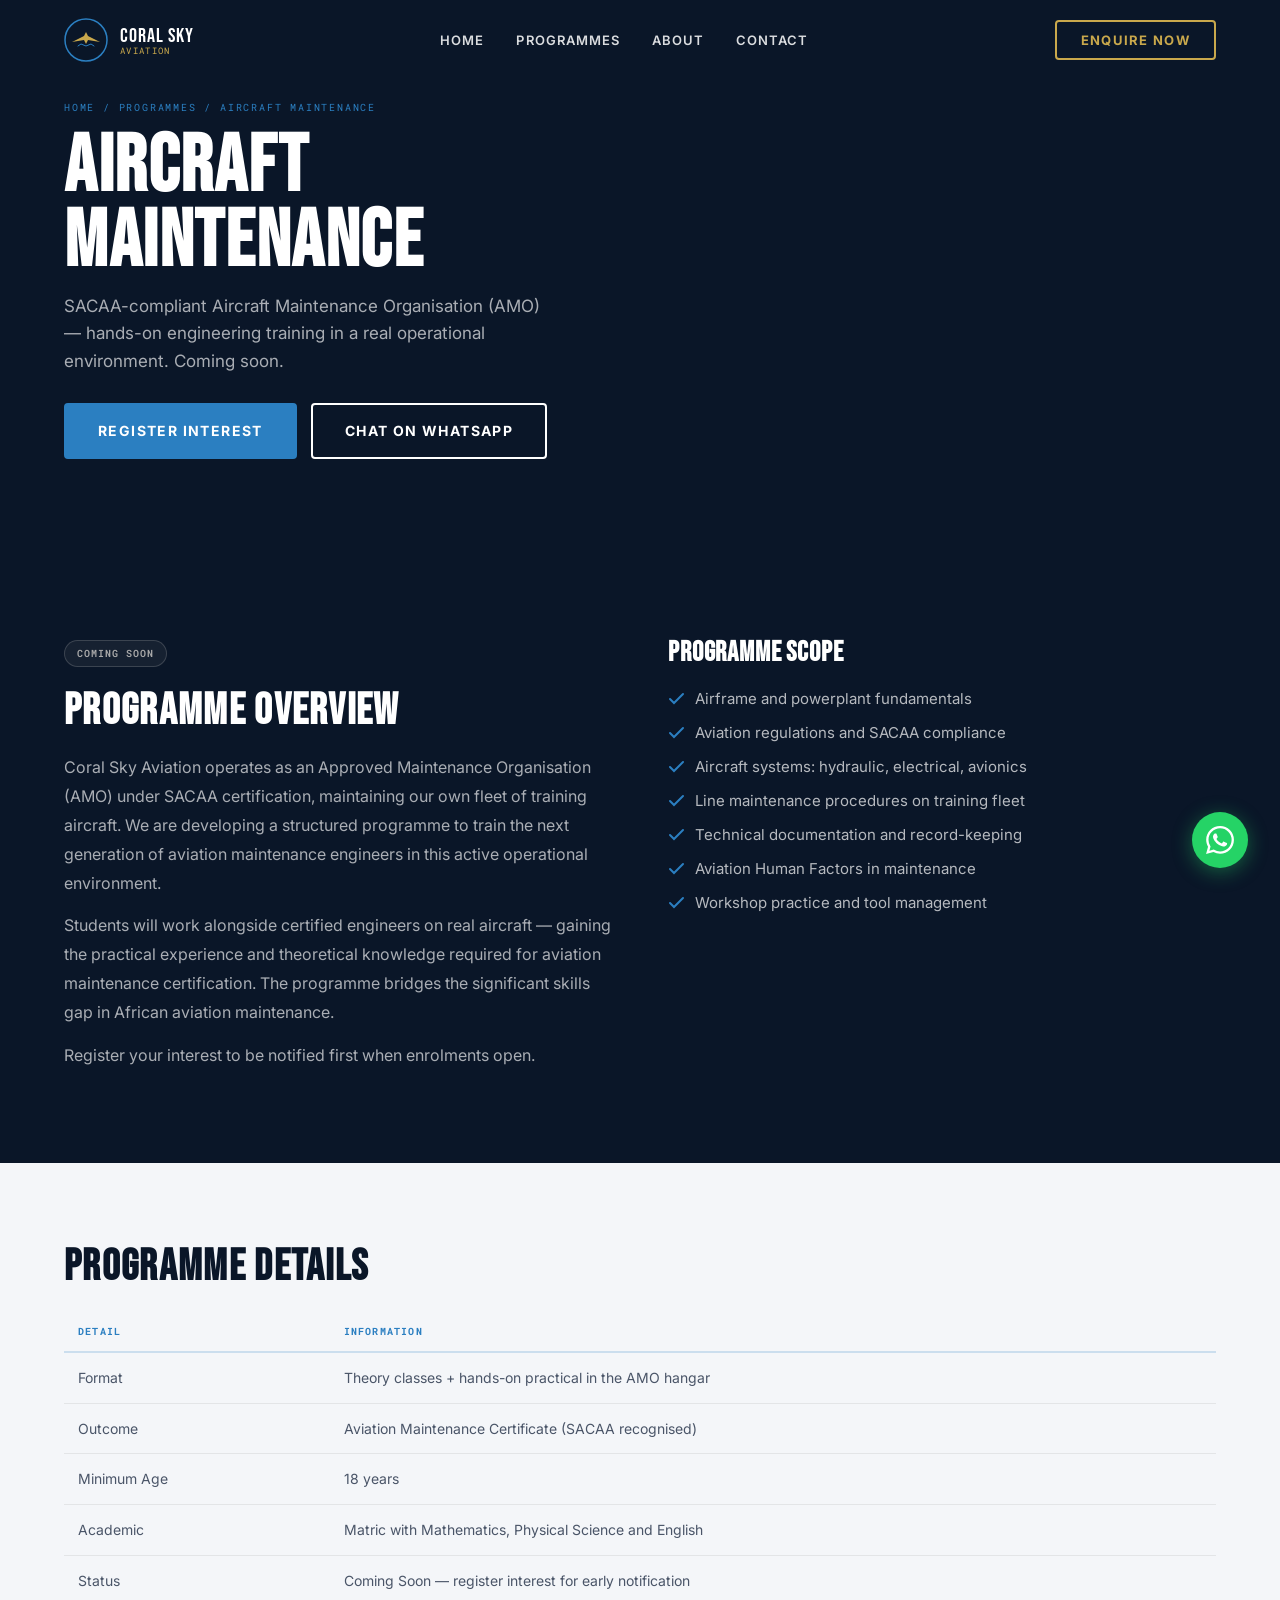
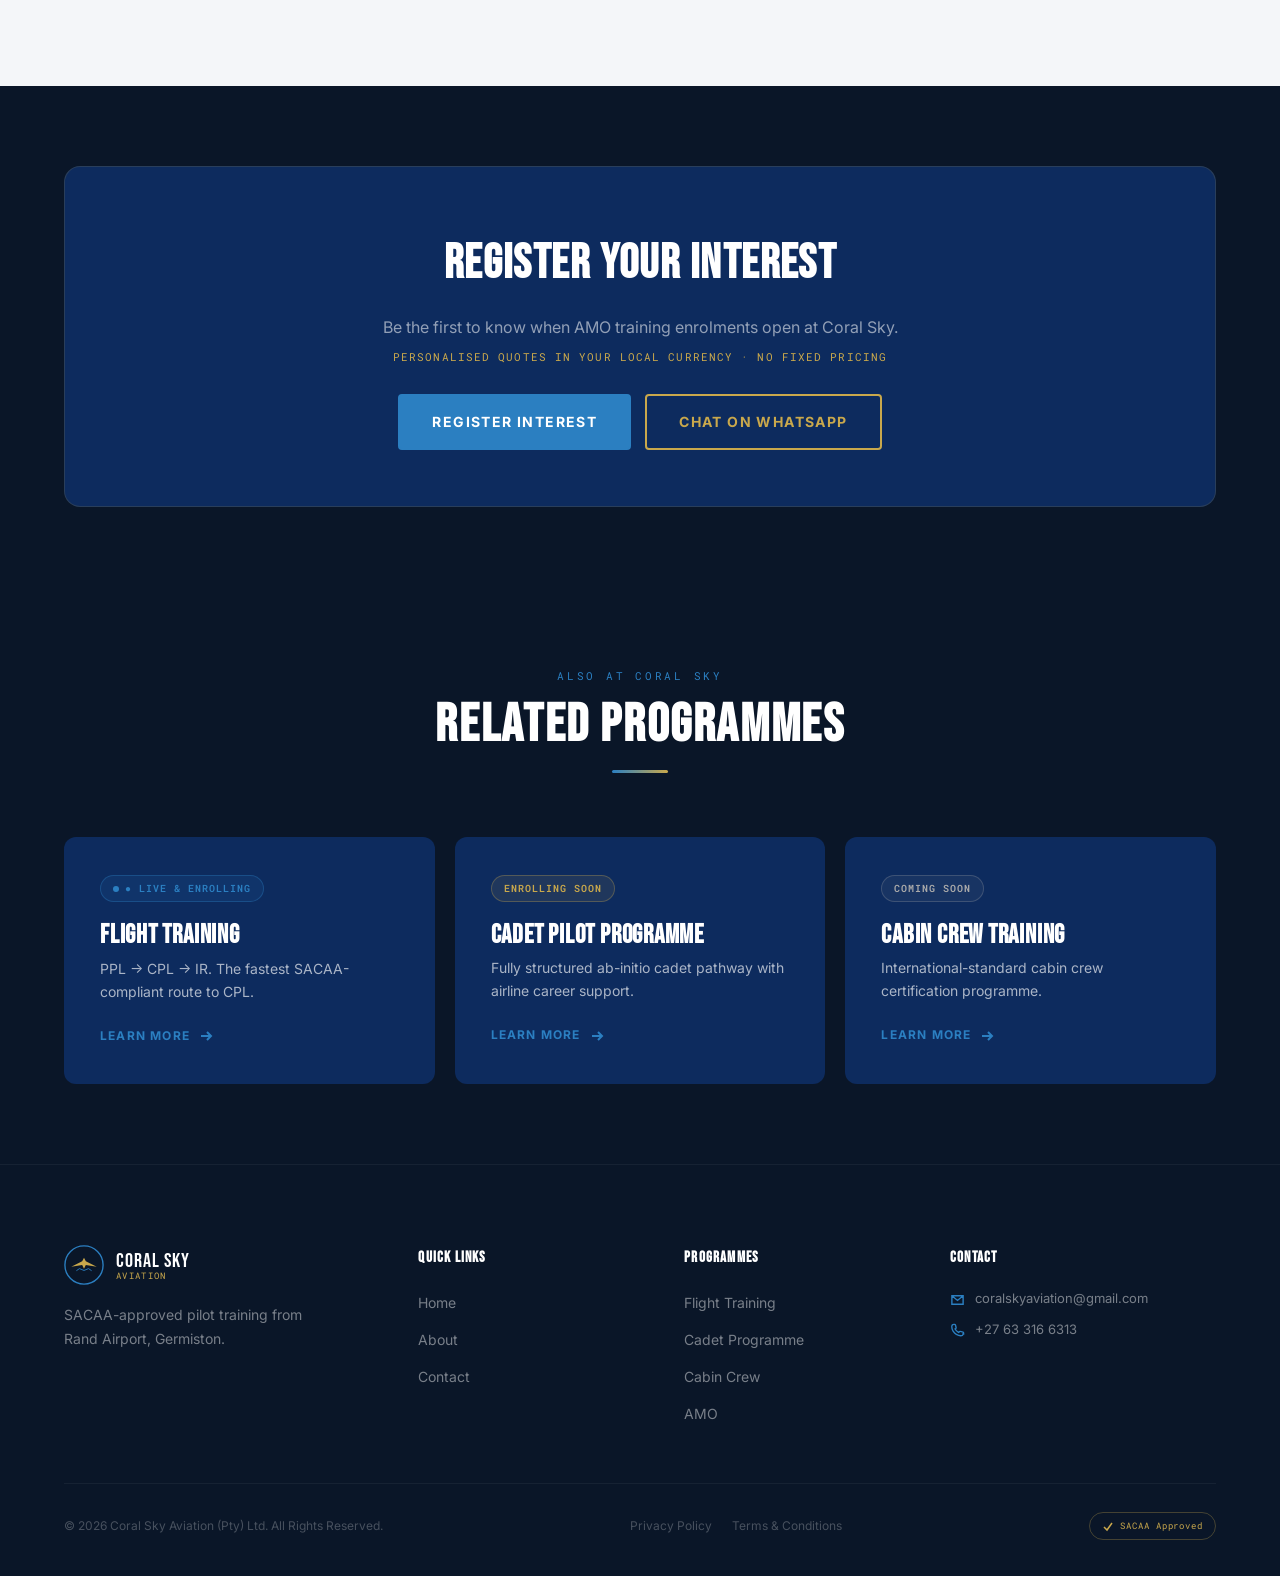
<file: pages/amo.html>
<!DOCTYPE html>
<html lang="en">
<head>
  <meta charset="UTF-8"/>
  <meta name="viewport" content="width=device-width, initial-scale=1.0"/>
  <meta name="description" content="Coral Sky Aviation Aircraft Maintenance Organisation (AMO) — SACAA-compliant maintenance training at Rand Airport. Coming soon."/>
  <title>Aircraft Maintenance — AMO | Coral Sky Aviation</title>
  <link rel="preconnect" href="https://fonts.googleapis.com"/>
  <link rel="preconnect" href="https://fonts.gstatic.com" crossorigin/>
  <link href="https://fonts.googleapis.com/css2?family=Bebas+Neue&family=Inter:wght@400;500;600;700&family=Roboto+Mono:wght@400;600&display=swap" rel="stylesheet"/>
  <link rel="stylesheet" href="../css/main.css"/>
</head>
<body>
<nav class="nav" role="navigation" aria-label="Main navigation">
  <div class="container"><div class="nav-inner">
    <a href="../index.html" class="nav-logo" aria-label="Coral Sky Aviation home"><svg class="nav-logo-svg" viewBox="0 0 44 44" fill="none" aria-hidden="true"><circle cx="22" cy="22" r="21" stroke="#2B7FC1" stroke-width="1.5"/><path d="M8 24 L20 18 L22 14 L24 18 L36 24 L24 22 L22 26 L20 22 Z" fill="#C9A84C"/><path d="M14 28 L17 26 L22 28 L27 26 L30 28" stroke="#2B7FC1" stroke-width="1" stroke-linecap="round"/></svg><div class="nav-logo-text"><span class="brand-name">CORAL SKY</span><span class="brand-sub">Aviation</span></div></a>
    <ul class="nav-links" role="list"><li><a href="../index.html">Home</a></li><li class="has-dropdown"><a href="../index.html#programmes">Programmes</a><ul class="dropdown" role="list"><li><a href="flight-training.html">Flight Training (PPL–CPL–IR)</a></li><li><a href="cadet-programme.html">Cadet Pilot Programme</a></li><li><a href="cabin-crew.html">Cabin Crew Training</a></li><li><a href="amo.html">Aircraft Maintenance (AMO)</a></li></ul></li><li><a href="about.html">About</a></li><li><a href="contact.html">Contact</a></li></ul>
    <div class="nav-cta"><a href="contact.html" class="btn-enquire">Enquire Now</a></div>
    <button class="nav-hamburger" aria-label="Open menu" aria-expanded="false"><span></span><span></span><span></span></button>
  </div></div>
</nav>
<div class="nav-mobile-overlay" role="dialog" aria-label="Mobile navigation">
  <a href="../index.html">Home</a><a href="flight-training.html">Flight Training</a><a href="cadet-programme.html">Cadet Programme</a><a href="cabin-crew.html">Cabin Crew</a><a href="amo.html">Aircraft Maintenance</a><a href="about.html">About Us</a><a href="contact.html">Contact</a>
  <div class="mobile-cta"><a href="contact.html" class="btn btn-primary">Enquire Now</a></div>
</div>

<section class="page-hero" aria-label="Aircraft Maintenance">
  <div class="page-hero-bg" style="background-image: url('https://picsum.photos/seed/amohero/1400/700');" aria-hidden="true"></div>
  <div class="page-hero-overlay" aria-hidden="true"></div>
  <div class="container">
    <div class="page-hero-content">
      <p class="page-hero-breadcrumb">Home / Programmes / Aircraft Maintenance</p>
      <h1 class="page-hero-title">Aircraft<br>Maintenance</h1>
      <p class="page-hero-sub">SACAA-compliant Aircraft Maintenance Organisation (AMO) — hands-on engineering training in a real operational environment. Coming soon.</p>
      <div style="display:flex;gap:14px;flex-wrap:wrap;">
        <a href="contact.html" class="btn btn-primary">Register Interest</a>
        <a href="https://wa.me/27633166313" class="btn btn-ghost" target="_blank" rel="noopener">Chat on WhatsApp</a>
      </div>
    </div>
  </div>
</section>

<section class="content-section bg-dark" aria-labelledby="amo-overview">
  <div class="container">
    <div class="content-grid-2">
      <div data-aos="fade-right">
        <span class="badge badge-coming" style="margin-bottom:20px;display:inline-flex;">Coming Soon</span>
        <h2 class="content-title" id="amo-overview">Programme Overview</h2>
        <p class="content-text">Coral Sky Aviation operates as an Approved Maintenance Organisation (AMO) under SACAA certification, maintaining our own fleet of training aircraft. We are developing a structured programme to train the next generation of aviation maintenance engineers in this active operational environment.</p>
        <p class="content-text">Students will work alongside certified engineers on real aircraft — gaining the practical experience and theoretical knowledge required for aviation maintenance certification. The programme bridges the significant skills gap in African aviation maintenance.</p>
        <p class="content-text">Register your interest to be notified first when enrolments open.</p>
      </div>
      <div data-aos="fade-left" data-aos-delay="100">
        <h3 class="content-title" style="font-size:28px;">Programme Scope</h3>
        <ul class="feature-list">
          <li><svg viewBox="0 0 17 17" fill="none" stroke="currentColor" stroke-width="2" stroke-linecap="round" aria-hidden="true"><path d="M2 9 L6 13 L15 4"/></svg>Airframe and powerplant fundamentals</li>
          <li><svg viewBox="0 0 17 17" fill="none" stroke="currentColor" stroke-width="2" stroke-linecap="round" aria-hidden="true"><path d="M2 9 L6 13 L15 4"/></svg>Aviation regulations and SACAA compliance</li>
          <li><svg viewBox="0 0 17 17" fill="none" stroke="currentColor" stroke-width="2" stroke-linecap="round" aria-hidden="true"><path d="M2 9 L6 13 L15 4"/></svg>Aircraft systems: hydraulic, electrical, avionics</li>
          <li><svg viewBox="0 0 17 17" fill="none" stroke="currentColor" stroke-width="2" stroke-linecap="round" aria-hidden="true"><path d="M2 9 L6 13 L15 4"/></svg>Line maintenance procedures on training fleet</li>
          <li><svg viewBox="0 0 17 17" fill="none" stroke="currentColor" stroke-width="2" stroke-linecap="round" aria-hidden="true"><path d="M2 9 L6 13 L15 4"/></svg>Technical documentation and record-keeping</li>
          <li><svg viewBox="0 0 17 17" fill="none" stroke="currentColor" stroke-width="2" stroke-linecap="round" aria-hidden="true"><path d="M2 9 L6 13 L15 4"/></svg>Aviation Human Factors in maintenance</li>
          <li><svg viewBox="0 0 17 17" fill="none" stroke="currentColor" stroke-width="2" stroke-linecap="round" aria-hidden="true"><path d="M2 9 L6 13 L15 4"/></svg>Workshop practice and tool management</li>
        </ul>
      </div>
    </div>
  </div>
</section>

<section class="content-section bg-light" aria-labelledby="amo-details">
  <div class="container">
    <h2 class="content-title dark" id="amo-details" style="margin-bottom:8px;">Programme Details</h2>
    <table class="info-table light" role="table">
      <thead><tr><th scope="col">Detail</th><th scope="col">Information</th></tr></thead>
      <tbody>
        <tr><td>Format</td><td>Theory classes + hands-on practical in the AMO hangar</td></tr>
        <tr><td>Outcome</td><td>Aviation Maintenance Certificate (SACAA recognised)</td></tr>
        <tr><td>Minimum Age</td><td>18 years</td></tr>
        <tr><td>Academic</td><td>Matric with Mathematics, Physical Science and English</td></tr>
        <tr><td>Status</td><td>Coming Soon — register interest for early notification</td></tr>
      </tbody>
    </table>
  </div>
</section>

<section class="content-section bg-dark">
  <div class="container">
    <div class="cta-block" data-aos>
      <h2 class="cta-block-title">Register Your Interest</h2>
      <p class="cta-block-sub">Be the first to know when AMO training enrolments open at Coral Sky.</p>
      <p class="cta-block-price-note">Personalised quotes in your local currency · No fixed pricing</p>
      <div class="cta-block-actions">
        <a href="contact.html" class="btn btn-primary">Register Interest</a>
        <a href="https://wa.me/27633166313" class="btn btn-gold" target="_blank" rel="noopener">Chat on WhatsApp</a>
      </div>
    </div>
  </div>
</section>

<section class="related-strip">
  <div class="container">
    <div class="section-header" data-aos><span class="section-eyebrow">Also at Coral Sky</span><h2 class="section-title">Related Programmes</h2><div class="section-title-divider"></div></div>
    <div class="related-grid">
      <article class="programme-card" data-aos data-aos-delay="100"><span class="badge badge-live">● Live &amp; Enrolling</span><h3 class="programme-card-title">Flight Training</h3><p class="programme-card-desc">PPL → CPL → IR. The fastest SACAA-compliant route to CPL.</p><a href="flight-training.html" class="programme-card-link">Learn More <svg viewBox="0 0 16 16" fill="none" stroke="currentColor" stroke-width="2" aria-hidden="true"><path d="M3 8h10M9 4l4 4-4 4"/></svg></a></article>
      <article class="programme-card" data-aos data-aos-delay="200"><span class="badge badge-soon">Enrolling Soon</span><h3 class="programme-card-title">Cadet Pilot Programme</h3><p class="programme-card-desc">Fully structured ab-initio cadet pathway with airline career support.</p><a href="cadet-programme.html" class="programme-card-link">Learn More <svg viewBox="0 0 16 16" fill="none" stroke="currentColor" stroke-width="2" aria-hidden="true"><path d="M3 8h10M9 4l4 4-4 4"/></svg></a></article>
      <article class="programme-card" data-aos data-aos-delay="300"><span class="badge badge-coming">Coming Soon</span><h3 class="programme-card-title">Cabin Crew Training</h3><p class="programme-card-desc">International-standard cabin crew certification programme.</p><a href="cabin-crew.html" class="programme-card-link">Learn More <svg viewBox="0 0 16 16" fill="none" stroke="currentColor" stroke-width="2" aria-hidden="true"><path d="M3 8h10M9 4l4 4-4 4"/></svg></a></article>
    </div>
  </div>
</section>

<footer class="footer" role="contentinfo"><div class="container"><div class="footer-top"><div class="footer-brand"><div class="footer-logo"><svg width="40" height="40" viewBox="0 0 44 44" fill="none" aria-hidden="true"><circle cx="22" cy="22" r="21" stroke="#2B7FC1" stroke-width="1.5"/><path d="M8 24 L20 18 L22 14 L24 18 L36 24 L24 22 L22 26 L20 22 Z" fill="#C9A84C"/><path d="M14 28 L17 26 L22 28 L27 26 L30 28" stroke="#2B7FC1" stroke-width="1" stroke-linecap="round"/></svg><div class="nav-logo-text"><span class="brand-name">CORAL SKY</span><span class="brand-sub">Aviation</span></div></div><p class="footer-tagline">SACAA-approved pilot training from Rand Airport, Germiston.</p></div><div class="footer-col"><h3 class="footer-col-title">Quick Links</h3><ul><li><a href="../index.html">Home</a></li><li><a href="about.html">About</a></li><li><a href="contact.html">Contact</a></li></ul></div><div class="footer-col"><h3 class="footer-col-title">Programmes</h3><ul><li><a href="flight-training.html">Flight Training</a></li><li><a href="cadet-programme.html">Cadet Programme</a></li><li><a href="cabin-crew.html">Cabin Crew</a></li><li><a href="amo.html">AMO</a></li></ul></div><div class="footer-col"><h3 class="footer-col-title">Contact</h3><div class="footer-contact-item"><svg viewBox="0 0 16 16" fill="none" stroke="currentColor" stroke-width="1.5" stroke-linecap="round" aria-hidden="true"><path d="M2 4h12v9H2z M2 4l6 5 6-5"/></svg><a href="mailto:coralskyaviation@gmail.com">coralskyaviation@gmail.com</a></div><div class="footer-contact-item"><svg viewBox="0 0 16 16" fill="none" stroke="currentColor" stroke-width="1.5" stroke-linecap="round" aria-hidden="true"><path d="M14 11.5c0 .3-.1.6-.2.9-.1.3-.4.6-.7.8-.5.3-1 .4-1.6.4-1.6 0-3.2-.5-4.7-1.4-1.4-.9-2.6-2.1-3.5-3.5-.9-1.5-1.4-3.1-1.4-4.7 0-.6.1-1.1.4-1.6.2-.3.5-.6.8-.7.3-.1.6-.2.9-.2h1c.4 0 .7.3.8.6l.7 2.7c.1.4 0 .7-.2 1L5.4 6.4c.8 1.5 2.2 2.8 3.7 3.7l1.1-.9c.3-.2.7-.3 1-.2l2.7.7c.4.1.6.5.6.9v1z"/></svg><a href="tel:+27633166313">+27 63 316 6313</a></div></div></div><div class="footer-bottom"><p class="footer-copyright">© 2026 Coral Sky Aviation (Pty) Ltd. All Rights Reserved.</p><div class="footer-legal"><a href="privacy-policy.html">Privacy Policy</a><a href="terms.html">Terms &amp; Conditions</a></div><div class="footer-sacaa"><svg width="12" height="12" viewBox="0 0 12 12" fill="none" stroke="currentColor" stroke-width="1.5" aria-hidden="true"><path d="M2 7 L5 10 L10 3"/></svg>SACAA Approved</div></div></div></footer>
<a href="https://wa.me/27633166313" class="whatsapp-fab" target="_blank" rel="noopener noreferrer" aria-label="Chat on WhatsApp"><svg viewBox="0 0 24 24" fill="currentColor" aria-hidden="true"><path d="M17.472 14.382c-.297-.149-1.758-.867-2.03-.967-.273-.099-.471-.148-.67.15-.197.297-.767.966-.94 1.164-.173.199-.347.223-.644.075-.297-.15-1.255-.463-2.39-1.475-.883-.788-1.48-1.761-1.653-2.059-.173-.297-.018-.458.13-.606.134-.133.298-.347.446-.52.149-.174.198-.298.298-.497.099-.198.05-.371-.025-.52-.075-.149-.669-1.612-.916-2.207-.242-.579-.487-.5-.669-.51-.173-.008-.371-.01-.57-.01-.198 0-.52.074-.792.372-.272.297-1.04 1.016-1.04 2.479 0 1.462 1.065 2.875 1.213 3.074.149.198 2.096 3.2 5.077 4.487.709.306 1.262.489 1.694.625.712.227 1.36.195 1.871.118.571-.085 1.758-.719 2.006-1.413.248-.694.248-1.289.173-1.413-.074-.124-.272-.198-.57-.347m-5.421 7.403h-.004a9.87 9.87 0 01-5.031-1.378l-.361-.214-3.741.982.998-3.648-.235-.374a9.86 9.86 0 01-1.51-5.26c.001-5.45 4.436-9.884 9.888-9.884 2.64 0 5.122 1.03 6.988 2.898a9.825 9.825 0 012.893 6.994c-.003 5.45-4.437 9.884-9.885 9.884m8.413-18.297A11.815 11.815 0 0012.05 0C5.495 0 .16 5.335.157 11.892c0 2.096.547 4.142 1.588 5.945L.057 24l6.305-1.654a11.882 11.882 0 005.683 1.448h.005c6.554 0 11.89-5.335 11.893-11.893a11.821 11.821 0 00-3.48-8.413Z"/></svg></a>
<div class="mobile-sticky-cta"><a href="contact.html" class="cta-enquire">📩 Enquire</a><a href="tel:+27633166313" class="cta-call">📞 Call</a></div>
<script src="../js/main.js" defer></script>
</body>
</html>
</file>
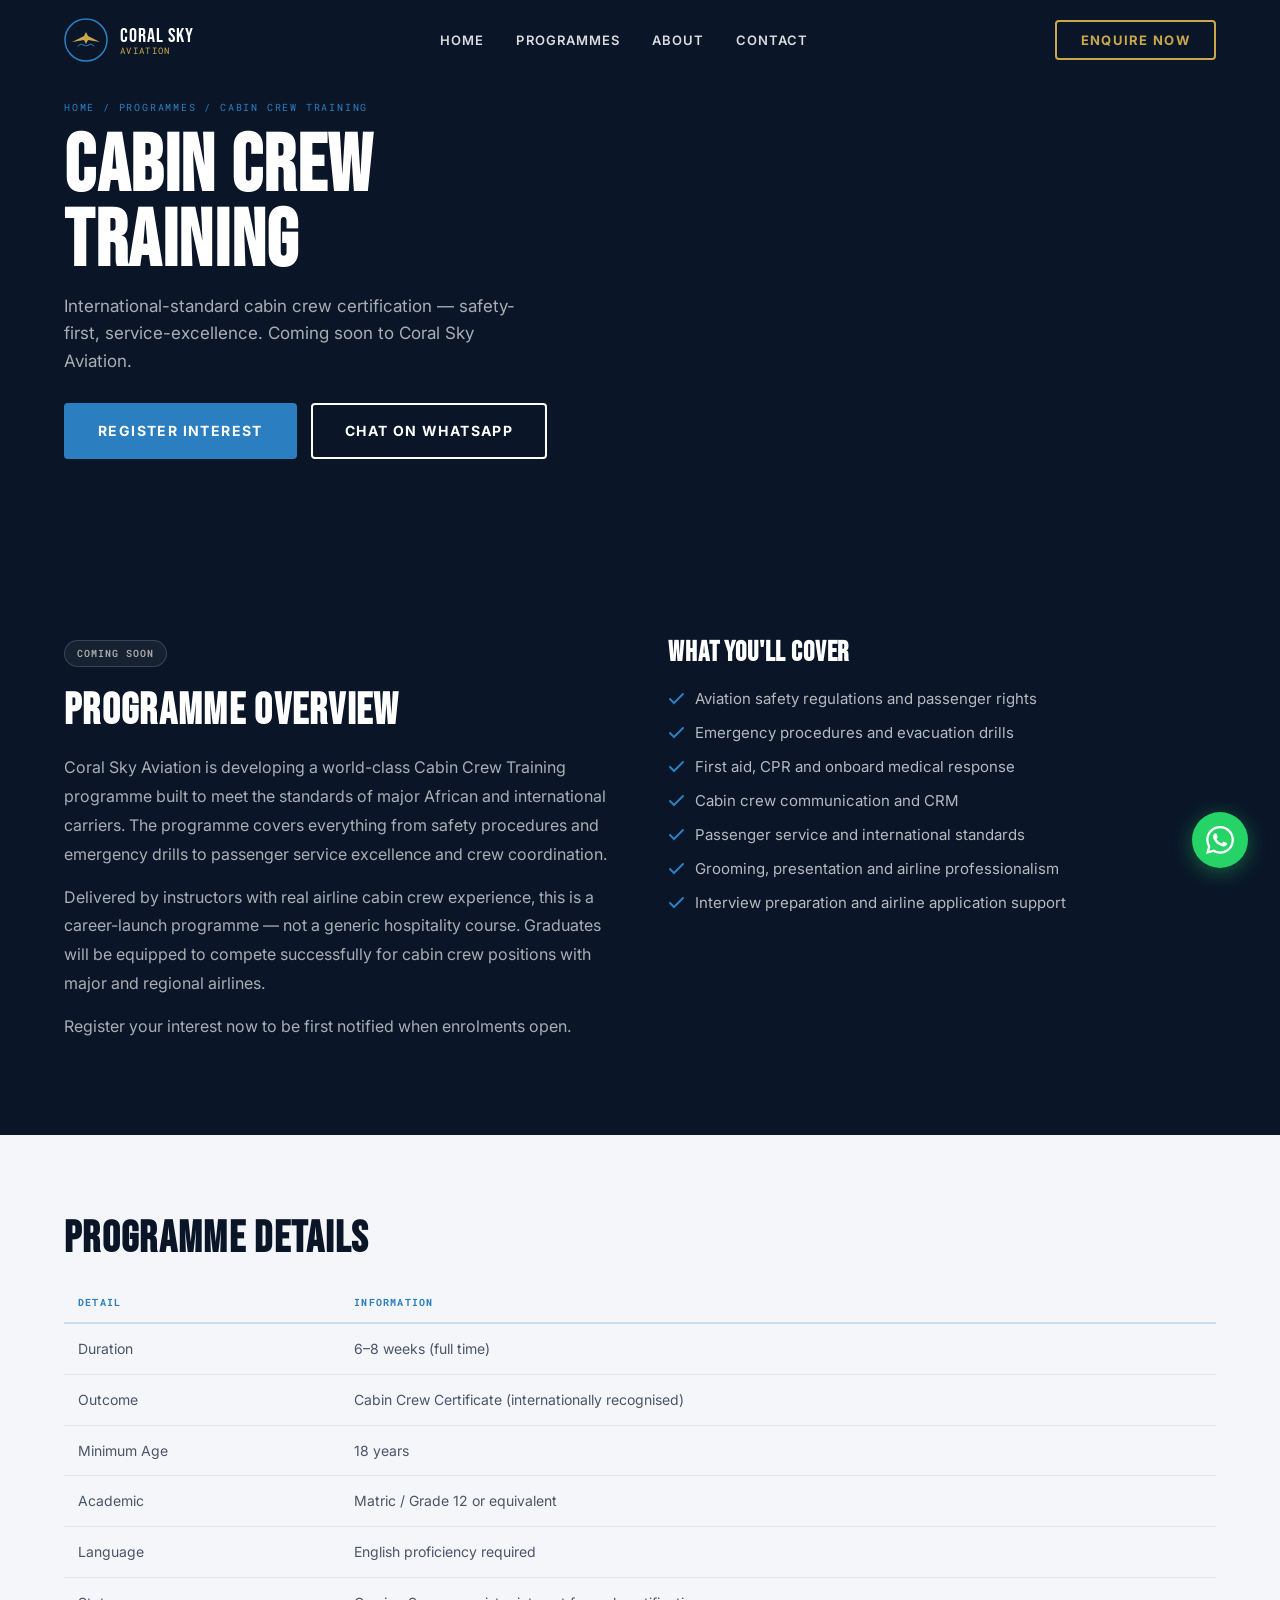
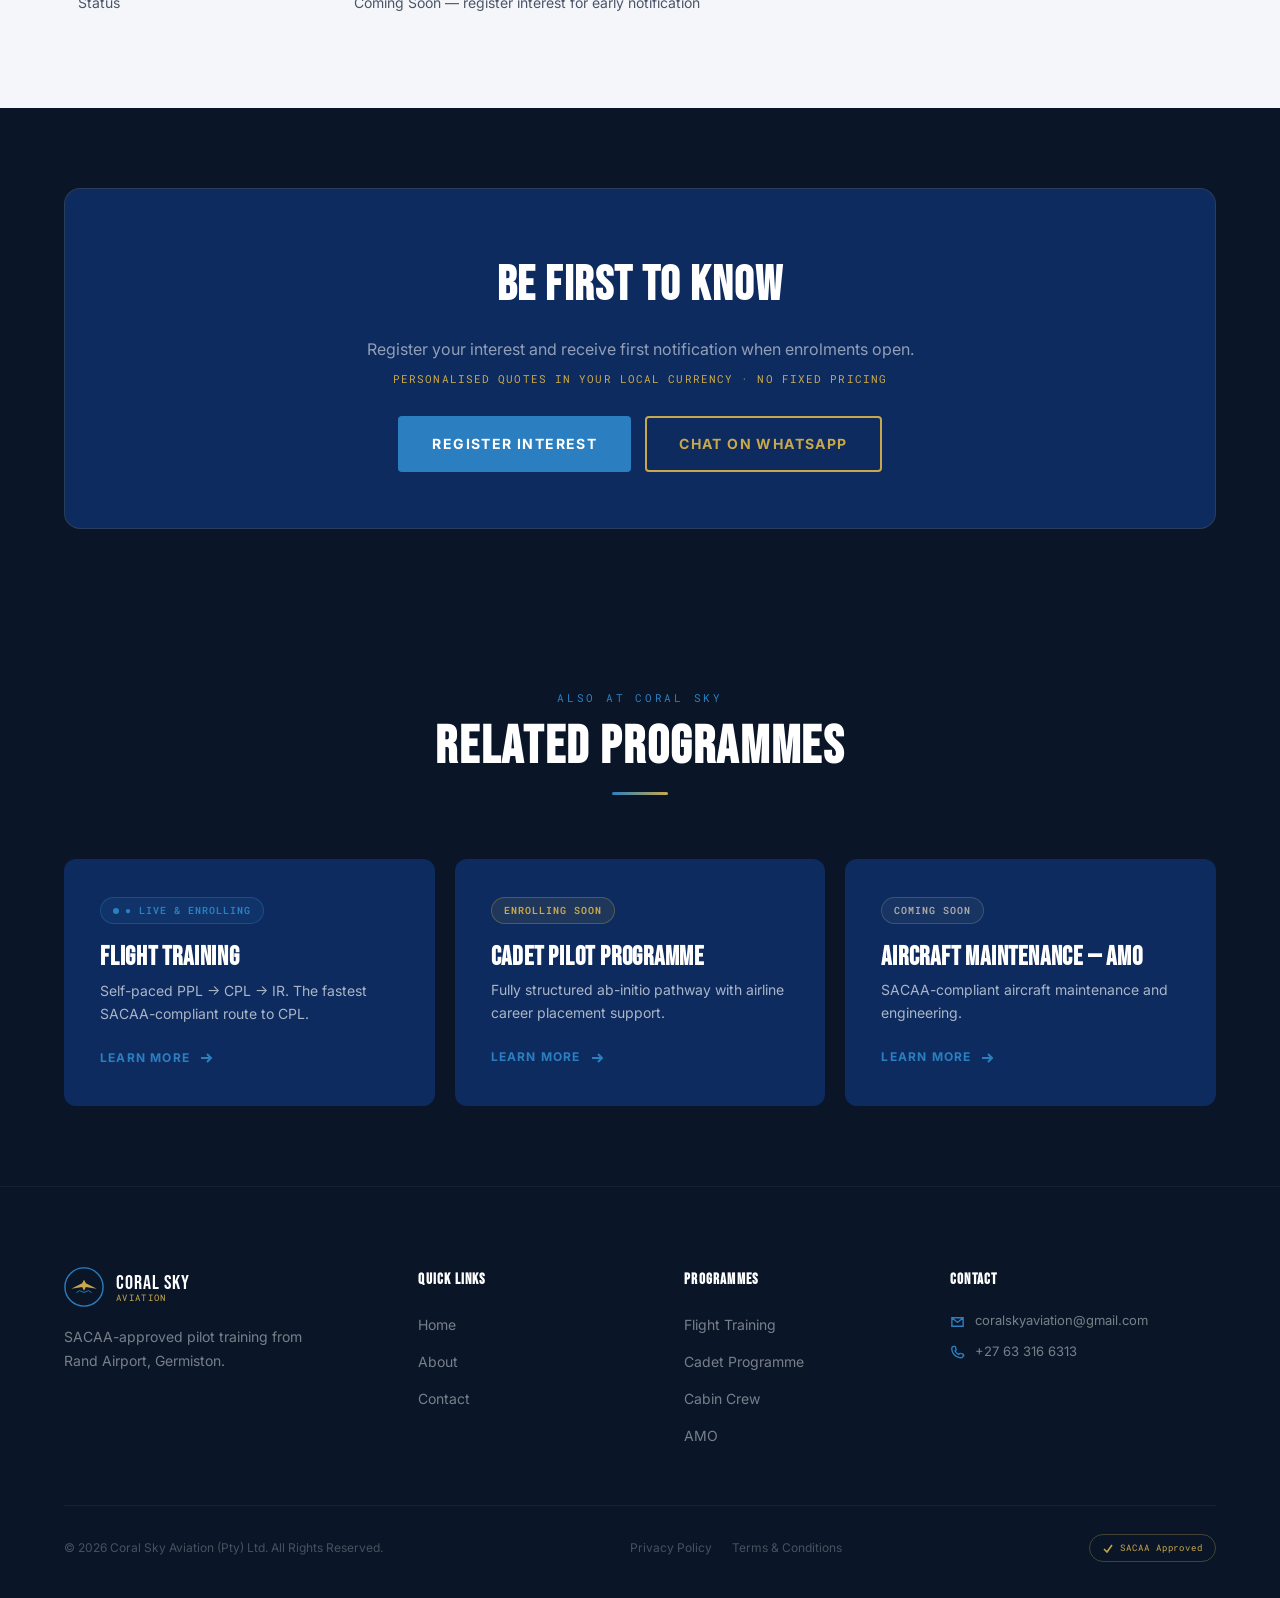
<file: pages/cabin-crew.html>
<!DOCTYPE html>
<html lang="en">
<head>
  <meta charset="UTF-8"/>
  <meta name="viewport" content="width=device-width, initial-scale=1.0"/>
  <meta name="description" content="Coral Sky Aviation Cabin Crew Training — international-standard cabin crew certification at Rand Airport. Coming soon."/>
  <title>Cabin Crew Training | Coral Sky Aviation</title>
  <link rel="preconnect" href="https://fonts.googleapis.com"/>
  <link rel="preconnect" href="https://fonts.gstatic.com" crossorigin/>
  <link href="https://fonts.googleapis.com/css2?family=Bebas+Neue&family=Inter:wght@400;500;600;700&family=Roboto+Mono:wght@400;600&display=swap" rel="stylesheet"/>
  <link rel="stylesheet" href="../css/main.css"/>
</head>
<body>
<nav class="nav" role="navigation" aria-label="Main navigation">
  <div class="container"><div class="nav-inner">
    <a href="../index.html" class="nav-logo" aria-label="Coral Sky Aviation home"><svg class="nav-logo-svg" viewBox="0 0 44 44" fill="none" aria-hidden="true"><circle cx="22" cy="22" r="21" stroke="#2B7FC1" stroke-width="1.5"/><path d="M8 24 L20 18 L22 14 L24 18 L36 24 L24 22 L22 26 L20 22 Z" fill="#C9A84C"/><path d="M14 28 L17 26 L22 28 L27 26 L30 28" stroke="#2B7FC1" stroke-width="1" stroke-linecap="round"/></svg><div class="nav-logo-text"><span class="brand-name">CORAL SKY</span><span class="brand-sub">Aviation</span></div></a>
    <ul class="nav-links" role="list"><li><a href="../index.html">Home</a></li><li class="has-dropdown"><a href="../index.html#programmes">Programmes</a><ul class="dropdown" role="list"><li><a href="flight-training.html">Flight Training (PPL–CPL–IR)</a></li><li><a href="cadet-programme.html">Cadet Pilot Programme</a></li><li><a href="cabin-crew.html">Cabin Crew Training</a></li><li><a href="amo.html">Aircraft Maintenance (AMO)</a></li></ul></li><li><a href="about.html">About</a></li><li><a href="contact.html">Contact</a></li></ul>
    <div class="nav-cta"><a href="contact.html" class="btn-enquire">Enquire Now</a></div>
    <button class="nav-hamburger" aria-label="Open menu" aria-expanded="false"><span></span><span></span><span></span></button>
  </div></div>
</nav>
<div class="nav-mobile-overlay" role="dialog" aria-label="Mobile navigation">
  <a href="../index.html">Home</a><a href="flight-training.html">Flight Training</a><a href="cadet-programme.html">Cadet Programme</a><a href="cabin-crew.html">Cabin Crew</a><a href="amo.html">Aircraft Maintenance</a><a href="about.html">About Us</a><a href="contact.html">Contact</a>
  <div class="mobile-cta"><a href="contact.html" class="btn btn-primary">Enquire Now</a></div>
</div>

<section class="page-hero" aria-label="Cabin Crew Training">
  <div class="page-hero-bg" style="background-image: url('https://picsum.photos/seed/cabincrewhero/1400/700');" aria-hidden="true"></div>
  <div class="page-hero-overlay" aria-hidden="true"></div>
  <div class="container">
    <div class="page-hero-content">
      <p class="page-hero-breadcrumb">Home / Programmes / Cabin Crew Training</p>
      <h1 class="page-hero-title">Cabin Crew<br>Training</h1>
      <p class="page-hero-sub">International-standard cabin crew certification — safety-first, service-excellence. Coming soon to Coral Sky Aviation.</p>
      <div style="display:flex;gap:14px;flex-wrap:wrap;">
        <a href="contact.html" class="btn btn-primary">Register Interest</a>
        <a href="https://wa.me/27633166313" class="btn btn-ghost" target="_blank" rel="noopener">Chat on WhatsApp</a>
      </div>
    </div>
  </div>
</section>

<section class="content-section bg-dark" aria-labelledby="cc-overview">
  <div class="container">
    <div class="content-grid-2">
      <div data-aos="fade-right">
        <span class="badge badge-coming" style="margin-bottom:20px;display:inline-flex;">Coming Soon</span>
        <h2 class="content-title" id="cc-overview">Programme Overview</h2>
        <p class="content-text">Coral Sky Aviation is developing a world-class Cabin Crew Training programme built to meet the standards of major African and international carriers. The programme covers everything from safety procedures and emergency drills to passenger service excellence and crew coordination.</p>
        <p class="content-text">Delivered by instructors with real airline cabin crew experience, this is a career-launch programme — not a generic hospitality course. Graduates will be equipped to compete successfully for cabin crew positions with major and regional airlines.</p>
        <p class="content-text">Register your interest now to be first notified when enrolments open.</p>
      </div>
      <div data-aos="fade-left" data-aos-delay="100">
        <h3 class="content-title" style="font-size:28px;">What You'll Cover</h3>
        <ul class="feature-list">
          <li><svg viewBox="0 0 17 17" fill="none" stroke="currentColor" stroke-width="2" stroke-linecap="round" aria-hidden="true"><path d="M2 9 L6 13 L15 4"/></svg>Aviation safety regulations and passenger rights</li>
          <li><svg viewBox="0 0 17 17" fill="none" stroke="currentColor" stroke-width="2" stroke-linecap="round" aria-hidden="true"><path d="M2 9 L6 13 L15 4"/></svg>Emergency procedures and evacuation drills</li>
          <li><svg viewBox="0 0 17 17" fill="none" stroke="currentColor" stroke-width="2" stroke-linecap="round" aria-hidden="true"><path d="M2 9 L6 13 L15 4"/></svg>First aid, CPR and onboard medical response</li>
          <li><svg viewBox="0 0 17 17" fill="none" stroke="currentColor" stroke-width="2" stroke-linecap="round" aria-hidden="true"><path d="M2 9 L6 13 L15 4"/></svg>Cabin crew communication and CRM</li>
          <li><svg viewBox="0 0 17 17" fill="none" stroke="currentColor" stroke-width="2" stroke-linecap="round" aria-hidden="true"><path d="M2 9 L6 13 L15 4"/></svg>Passenger service and international standards</li>
          <li><svg viewBox="0 0 17 17" fill="none" stroke="currentColor" stroke-width="2" stroke-linecap="round" aria-hidden="true"><path d="M2 9 L6 13 L15 4"/></svg>Grooming, presentation and airline professionalism</li>
          <li><svg viewBox="0 0 17 17" fill="none" stroke="currentColor" stroke-width="2" stroke-linecap="round" aria-hidden="true"><path d="M2 9 L6 13 L15 4"/></svg>Interview preparation and airline application support</li>
        </ul>
      </div>
    </div>
  </div>
</section>

<section class="content-section bg-light" aria-labelledby="cc-details">
  <div class="container">
    <h2 class="content-title dark" id="cc-details" style="margin-bottom:8px;">Programme Details</h2>
    <table class="info-table light" role="table">
      <thead><tr><th scope="col">Detail</th><th scope="col">Information</th></tr></thead>
      <tbody>
        <tr><td>Duration</td><td>6–8 weeks (full time)</td></tr>
        <tr><td>Outcome</td><td>Cabin Crew Certificate (internationally recognised)</td></tr>
        <tr><td>Minimum Age</td><td>18 years</td></tr>
        <tr><td>Academic</td><td>Matric / Grade 12 or equivalent</td></tr>
        <tr><td>Language</td><td>English proficiency required</td></tr>
        <tr><td>Status</td><td>Coming Soon — register interest for early notification</td></tr>
      </tbody>
    </table>
  </div>
</section>

<section class="content-section bg-dark">
  <div class="container">
    <div class="cta-block" data-aos>
      <h2 class="cta-block-title">Be First to Know</h2>
      <p class="cta-block-sub">Register your interest and receive first notification when enrolments open.</p>
      <p class="cta-block-price-note">Personalised quotes in your local currency · No fixed pricing</p>
      <div class="cta-block-actions">
        <a href="contact.html" class="btn btn-primary">Register Interest</a>
        <a href="https://wa.me/27633166313" class="btn btn-gold" target="_blank" rel="noopener">Chat on WhatsApp</a>
      </div>
    </div>
  </div>
</section>

<section class="related-strip">
  <div class="container">
    <div class="section-header" data-aos><span class="section-eyebrow">Also at Coral Sky</span><h2 class="section-title">Related Programmes</h2><div class="section-title-divider"></div></div>
    <div class="related-grid">
      <article class="programme-card" data-aos data-aos-delay="100"><span class="badge badge-live">● Live &amp; Enrolling</span><h3 class="programme-card-title">Flight Training</h3><p class="programme-card-desc">Self-paced PPL → CPL → IR. The fastest SACAA-compliant route to CPL.</p><a href="flight-training.html" class="programme-card-link">Learn More <svg viewBox="0 0 16 16" fill="none" stroke="currentColor" stroke-width="2" aria-hidden="true"><path d="M3 8h10M9 4l4 4-4 4"/></svg></a></article>
      <article class="programme-card" data-aos data-aos-delay="200"><span class="badge badge-soon">Enrolling Soon</span><h3 class="programme-card-title">Cadet Pilot Programme</h3><p class="programme-card-desc">Fully structured ab-initio pathway with airline career placement support.</p><a href="cadet-programme.html" class="programme-card-link">Learn More <svg viewBox="0 0 16 16" fill="none" stroke="currentColor" stroke-width="2" aria-hidden="true"><path d="M3 8h10M9 4l4 4-4 4"/></svg></a></article>
      <article class="programme-card" data-aos data-aos-delay="300"><span class="badge badge-coming">Coming Soon</span><h3 class="programme-card-title">Aircraft Maintenance — AMO</h3><p class="programme-card-desc">SACAA-compliant aircraft maintenance and engineering.</p><a href="amo.html" class="programme-card-link">Learn More <svg viewBox="0 0 16 16" fill="none" stroke="currentColor" stroke-width="2" aria-hidden="true"><path d="M3 8h10M9 4l4 4-4 4"/></svg></a></article>
    </div>
  </div>
</section>

<footer class="footer" role="contentinfo"><div class="container"><div class="footer-top"><div class="footer-brand"><div class="footer-logo"><svg width="40" height="40" viewBox="0 0 44 44" fill="none" aria-hidden="true"><circle cx="22" cy="22" r="21" stroke="#2B7FC1" stroke-width="1.5"/><path d="M8 24 L20 18 L22 14 L24 18 L36 24 L24 22 L22 26 L20 22 Z" fill="#C9A84C"/><path d="M14 28 L17 26 L22 28 L27 26 L30 28" stroke="#2B7FC1" stroke-width="1" stroke-linecap="round"/></svg><div class="nav-logo-text"><span class="brand-name">CORAL SKY</span><span class="brand-sub">Aviation</span></div></div><p class="footer-tagline">SACAA-approved pilot training from Rand Airport, Germiston.</p></div><div class="footer-col"><h3 class="footer-col-title">Quick Links</h3><ul><li><a href="../index.html">Home</a></li><li><a href="about.html">About</a></li><li><a href="contact.html">Contact</a></li></ul></div><div class="footer-col"><h3 class="footer-col-title">Programmes</h3><ul><li><a href="flight-training.html">Flight Training</a></li><li><a href="cadet-programme.html">Cadet Programme</a></li><li><a href="cabin-crew.html">Cabin Crew</a></li><li><a href="amo.html">AMO</a></li></ul></div><div class="footer-col"><h3 class="footer-col-title">Contact</h3><div class="footer-contact-item"><svg viewBox="0 0 16 16" fill="none" stroke="currentColor" stroke-width="1.5" stroke-linecap="round" aria-hidden="true"><path d="M2 4h12v9H2z M2 4l6 5 6-5"/></svg><a href="mailto:coralskyaviation@gmail.com">coralskyaviation@gmail.com</a></div><div class="footer-contact-item"><svg viewBox="0 0 16 16" fill="none" stroke="currentColor" stroke-width="1.5" stroke-linecap="round" aria-hidden="true"><path d="M14 11.5c0 .3-.1.6-.2.9-.1.3-.4.6-.7.8-.5.3-1 .4-1.6.4-1.6 0-3.2-.5-4.7-1.4-1.4-.9-2.6-2.1-3.5-3.5-.9-1.5-1.4-3.1-1.4-4.7 0-.6.1-1.1.4-1.6.2-.3.5-.6.8-.7.3-.1.6-.2.9-.2h1c.4 0 .7.3.8.6l.7 2.7c.1.4 0 .7-.2 1L5.4 6.4c.8 1.5 2.2 2.8 3.7 3.7l1.1-.9c.3-.2.7-.3 1-.2l2.7.7c.4.1.6.5.6.9v1z"/></svg><a href="tel:+27633166313">+27 63 316 6313</a></div></div></div><div class="footer-bottom"><p class="footer-copyright">© 2026 Coral Sky Aviation (Pty) Ltd. All Rights Reserved.</p><div class="footer-legal"><a href="privacy-policy.html">Privacy Policy</a><a href="terms.html">Terms &amp; Conditions</a></div><div class="footer-sacaa"><svg width="12" height="12" viewBox="0 0 12 12" fill="none" stroke="currentColor" stroke-width="1.5" aria-hidden="true"><path d="M2 7 L5 10 L10 3"/></svg>SACAA Approved</div></div></div></footer>
<a href="https://wa.me/27633166313" class="whatsapp-fab" target="_blank" rel="noopener noreferrer" aria-label="Chat on WhatsApp"><svg viewBox="0 0 24 24" fill="currentColor" aria-hidden="true"><path d="M17.472 14.382c-.297-.149-1.758-.867-2.03-.967-.273-.099-.471-.148-.67.15-.197.297-.767.966-.94 1.164-.173.199-.347.223-.644.075-.297-.15-1.255-.463-2.39-1.475-.883-.788-1.48-1.761-1.653-2.059-.173-.297-.018-.458.13-.606.134-.133.298-.347.446-.52.149-.174.198-.298.298-.497.099-.198.05-.371-.025-.52-.075-.149-.669-1.612-.916-2.207-.242-.579-.487-.5-.669-.51-.173-.008-.371-.01-.57-.01-.198 0-.52.074-.792.372-.272.297-1.04 1.016-1.04 2.479 0 1.462 1.065 2.875 1.213 3.074.149.198 2.096 3.2 5.077 4.487.709.306 1.262.489 1.694.625.712.227 1.36.195 1.871.118.571-.085 1.758-.719 2.006-1.413.248-.694.248-1.289.173-1.413-.074-.124-.272-.198-.57-.347m-5.421 7.403h-.004a9.87 9.87 0 01-5.031-1.378l-.361-.214-3.741.982.998-3.648-.235-.374a9.86 9.86 0 01-1.51-5.26c.001-5.45 4.436-9.884 9.888-9.884 2.64 0 5.122 1.03 6.988 2.898a9.825 9.825 0 012.893 6.994c-.003 5.45-4.437 9.884-9.885 9.884m8.413-18.297A11.815 11.815 0 0012.05 0C5.495 0 .16 5.335.157 11.892c0 2.096.547 4.142 1.588 5.945L.057 24l6.305-1.654a11.882 11.882 0 005.683 1.448h.005c6.554 0 11.89-5.335 11.893-11.893a11.821 11.821 0 00-3.48-8.413Z"/></svg></a>
<div class="mobile-sticky-cta"><a href="contact.html" class="cta-enquire">📩 Enquire</a><a href="tel:+27633166313" class="cta-call">📞 Call</a></div>
<script src="../js/main.js" defer></script>
</body>
</html>
</file>
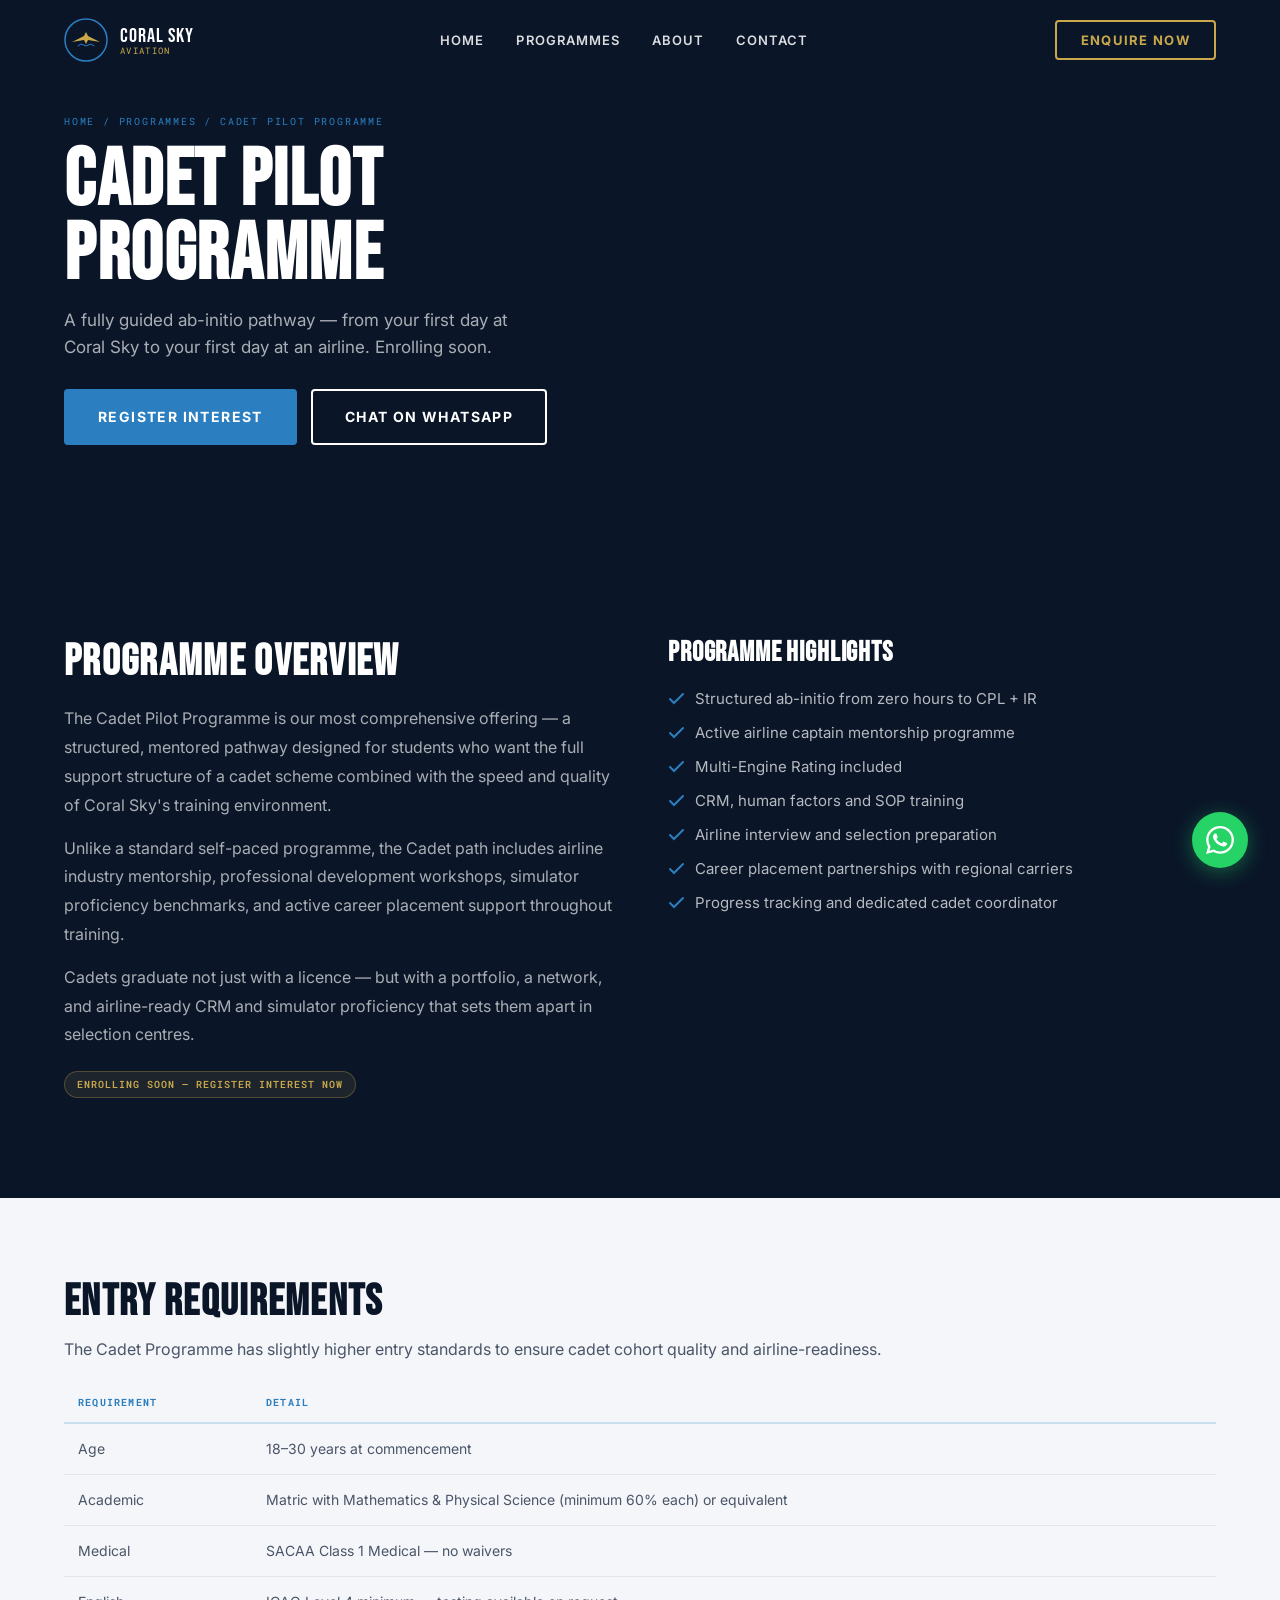
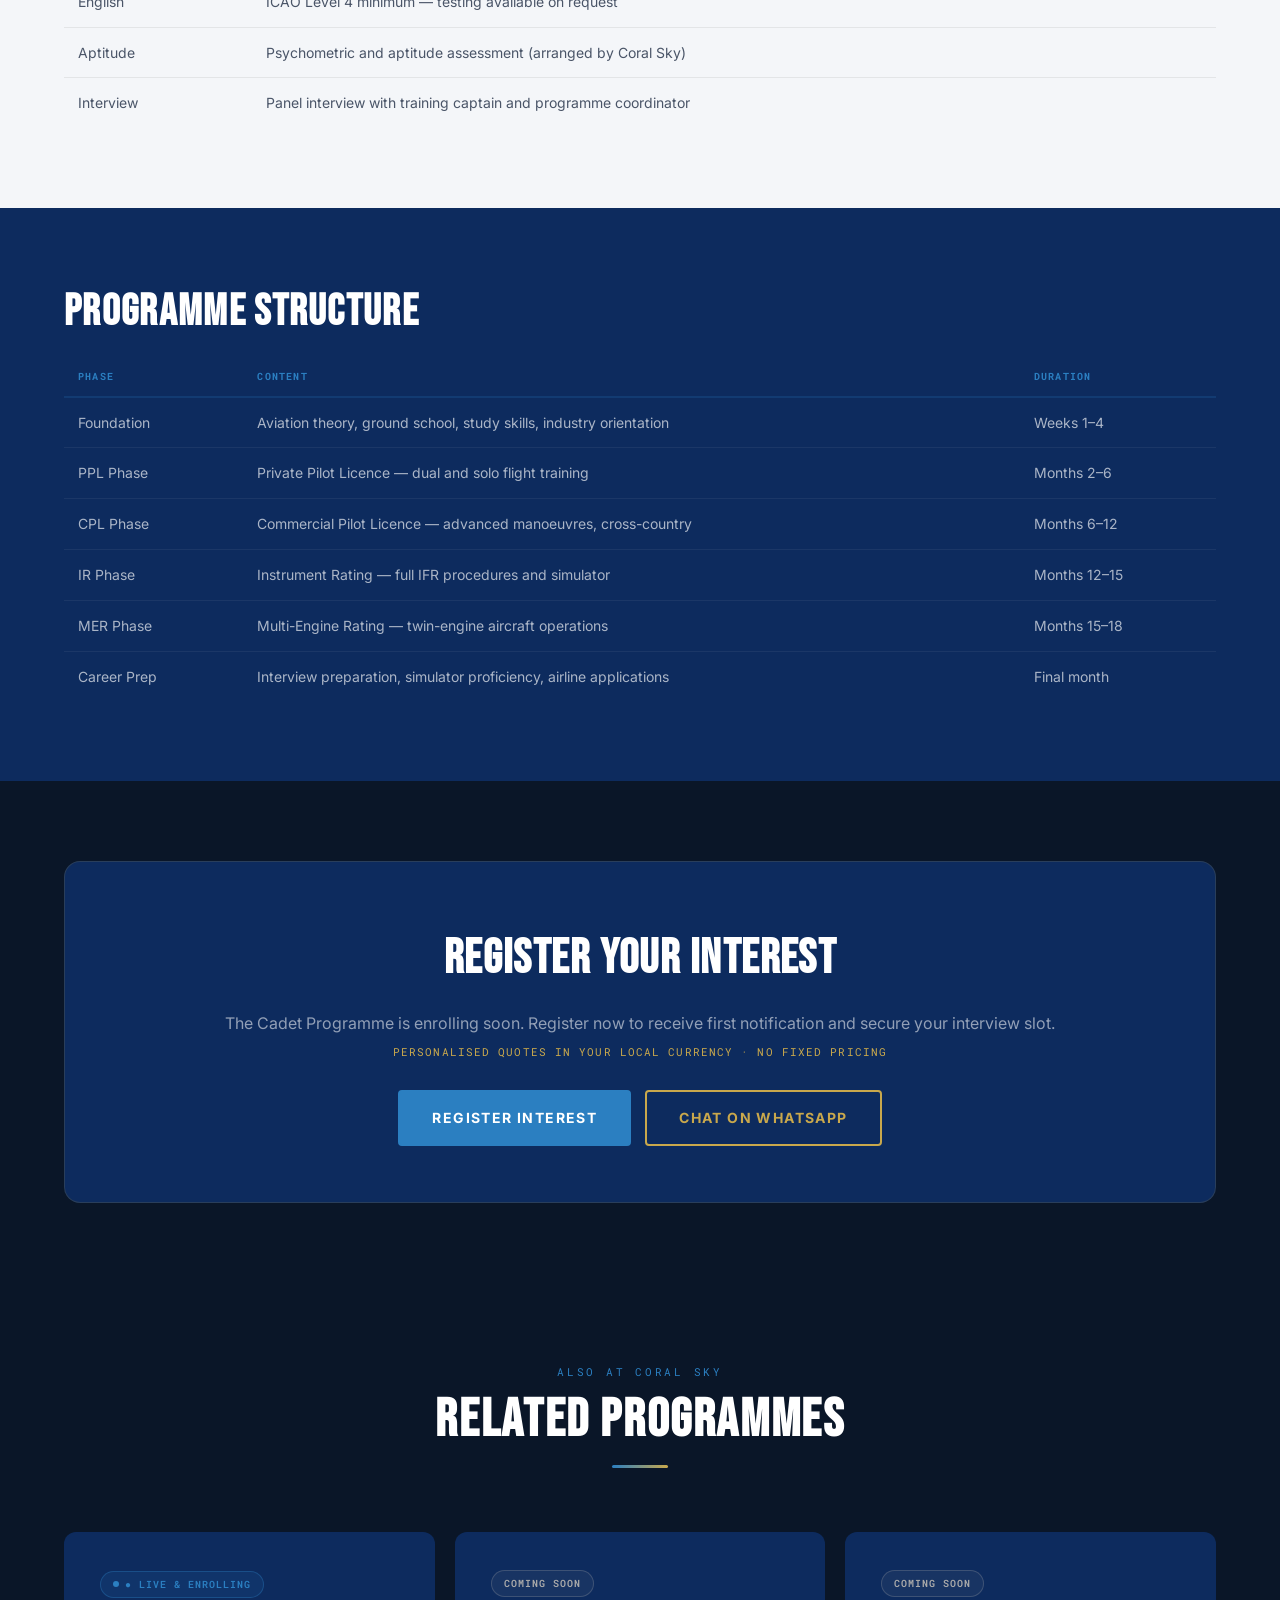
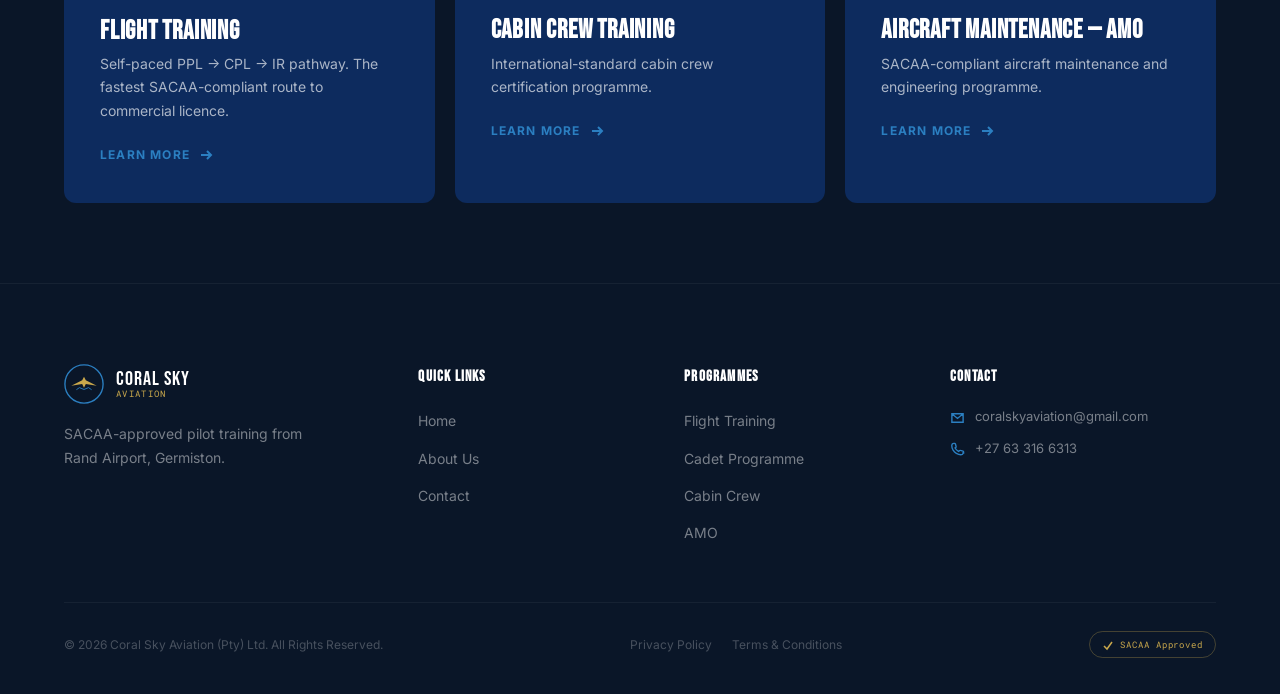
<file: pages/cadet-programme.html>
<!DOCTYPE html>
<html lang="en">
<head>
  <meta charset="UTF-8"/>
  <meta name="viewport" content="width=device-width, initial-scale=1.0"/>
  <meta name="description" content="Coral Sky Aviation Cadet Pilot Programme — ab-initio structured pathway to airline career. SACAA-approved, airline mentorship included. Enrolling soon."/>
  <title>Cadet Pilot Programme | Coral Sky Aviation</title>
  <link rel="preconnect" href="https://fonts.googleapis.com"/>
  <link rel="preconnect" href="https://fonts.gstatic.com" crossorigin/>
  <link href="https://fonts.googleapis.com/css2?family=Bebas+Neue&family=Inter:wght@400;500;600;700&family=Roboto+Mono:wght@400;600&display=swap" rel="stylesheet"/>
  <link rel="stylesheet" href="../css/main.css"/>
</head>
<body>

<nav class="nav" role="navigation" aria-label="Main navigation">
  <div class="container">
    <div class="nav-inner">
      <a href="../index.html" class="nav-logo" aria-label="Coral Sky Aviation home">
        <svg class="nav-logo-svg" viewBox="0 0 44 44" fill="none" aria-hidden="true"><circle cx="22" cy="22" r="21" stroke="#2B7FC1" stroke-width="1.5"/><path d="M8 24 L20 18 L22 14 L24 18 L36 24 L24 22 L22 26 L20 22 Z" fill="#C9A84C"/><path d="M14 28 L17 26 L22 28 L27 26 L30 28" stroke="#2B7FC1" stroke-width="1" stroke-linecap="round"/></svg>
        <div class="nav-logo-text"><span class="brand-name">CORAL SKY</span><span class="brand-sub">Aviation</span></div>
      </a>
      <ul class="nav-links" role="list">
        <li><a href="../index.html">Home</a></li>
        <li class="has-dropdown"><a href="../index.html#programmes">Programmes</a>
          <ul class="dropdown" role="list">
            <li><a href="flight-training.html">Flight Training (PPL–CPL–IR)</a></li>
            <li><a href="cadet-programme.html">Cadet Pilot Programme</a></li>
            <li><a href="cabin-crew.html">Cabin Crew Training</a></li>
            <li><a href="amo.html">Aircraft Maintenance (AMO)</a></li>
          </ul>
        </li>
        <li><a href="about.html">About</a></li>
        <li><a href="contact.html">Contact</a></li>
      </ul>
      <div class="nav-cta"><a href="contact.html" class="btn-enquire">Enquire Now</a></div>
      <button class="nav-hamburger" aria-label="Open menu" aria-expanded="false"><span></span><span></span><span></span></button>
    </div>
  </div>
</nav>
<div class="nav-mobile-overlay" role="dialog" aria-label="Mobile navigation">
  <a href="../index.html">Home</a><a href="flight-training.html">Flight Training</a><a href="cadet-programme.html">Cadet Programme</a><a href="cabin-crew.html">Cabin Crew</a><a href="amo.html">Aircraft Maintenance</a><a href="about.html">About Us</a><a href="contact.html">Contact</a>
  <div class="mobile-cta"><a href="contact.html" class="btn btn-primary">Enquire Now</a></div>
</div>

<section class="page-hero" aria-label="Cadet Pilot Programme">
  <div class="page-hero-bg" style="background-image: url('https://picsum.photos/seed/cadethero/1400/700');" aria-hidden="true"></div>
  <div class="page-hero-overlay" aria-hidden="true"></div>
  <div class="container">
    <div class="page-hero-content">
      <p class="page-hero-breadcrumb">Home / Programmes / Cadet Pilot Programme</p>
      <h1 class="page-hero-title">Cadet Pilot<br>Programme</h1>
      <p class="page-hero-sub">A fully guided ab-initio pathway — from your first day at Coral Sky to your first day at an airline. Enrolling soon.</p>
      <div style="display:flex;gap:14px;flex-wrap:wrap;">
        <a href="contact.html" class="btn btn-primary">Register Interest</a>
        <a href="https://wa.me/27633166313" class="btn btn-ghost" target="_blank" rel="noopener">Chat on WhatsApp</a>
      </div>
    </div>
  </div>
</section>

<section class="content-section bg-dark" aria-labelledby="cadet-overview">
  <div class="container">
    <div class="content-grid-2">
      <div data-aos="fade-right">
        <h2 class="content-title" id="cadet-overview">Programme Overview</h2>
        <p class="content-text">The Cadet Pilot Programme is our most comprehensive offering — a structured, mentored pathway designed for students who want the full support structure of a cadet scheme combined with the speed and quality of Coral Sky's training environment.</p>
        <p class="content-text">Unlike a standard self-paced programme, the Cadet path includes airline industry mentorship, professional development workshops, simulator proficiency benchmarks, and active career placement support throughout training.</p>
        <p class="content-text">Cadets graduate not just with a licence — but with a portfolio, a network, and airline-ready CRM and simulator proficiency that sets them apart in selection centres.</p>
        <span class="badge badge-soon" style="margin-top:8px;">Enrolling Soon — Register Interest Now</span>
      </div>
      <div data-aos="fade-left" data-aos-delay="100">
        <h3 class="content-title" style="font-size:28px;">Programme Highlights</h3>
        <ul class="feature-list">
          <li><svg viewBox="0 0 17 17" fill="none" stroke="currentColor" stroke-width="2" stroke-linecap="round" aria-hidden="true"><path d="M2 9 L6 13 L15 4"/></svg>Structured ab-initio from zero hours to CPL + IR</li>
          <li><svg viewBox="0 0 17 17" fill="none" stroke="currentColor" stroke-width="2" stroke-linecap="round" aria-hidden="true"><path d="M2 9 L6 13 L15 4"/></svg>Active airline captain mentorship programme</li>
          <li><svg viewBox="0 0 17 17" fill="none" stroke="currentColor" stroke-width="2" stroke-linecap="round" aria-hidden="true"><path d="M2 9 L6 13 L15 4"/></svg>Multi-Engine Rating included</li>
          <li><svg viewBox="0 0 17 17" fill="none" stroke="currentColor" stroke-width="2" stroke-linecap="round" aria-hidden="true"><path d="M2 9 L6 13 L15 4"/></svg>CRM, human factors and SOP training</li>
          <li><svg viewBox="0 0 17 17" fill="none" stroke="currentColor" stroke-width="2" stroke-linecap="round" aria-hidden="true"><path d="M2 9 L6 13 L15 4"/></svg>Airline interview and selection preparation</li>
          <li><svg viewBox="0 0 17 17" fill="none" stroke="currentColor" stroke-width="2" stroke-linecap="round" aria-hidden="true"><path d="M2 9 L6 13 L15 4"/></svg>Career placement partnerships with regional carriers</li>
          <li><svg viewBox="0 0 17 17" fill="none" stroke="currentColor" stroke-width="2" stroke-linecap="round" aria-hidden="true"><path d="M2 9 L6 13 L15 4"/></svg>Progress tracking and dedicated cadet coordinator</li>
        </ul>
      </div>
    </div>
  </div>
</section>

<section class="content-section bg-light" aria-labelledby="cadet-entry">
  <div class="container">
    <h2 class="content-title dark" id="cadet-entry" style="margin-bottom:8px;">Entry Requirements</h2>
    <p class="content-text dark">The Cadet Programme has slightly higher entry standards to ensure cadet cohort quality and airline-readiness.</p>
    <table class="info-table light" role="table">
      <thead><tr><th scope="col">Requirement</th><th scope="col">Detail</th></tr></thead>
      <tbody>
        <tr><td>Age</td><td>18–30 years at commencement</td></tr>
        <tr><td>Academic</td><td>Matric with Mathematics &amp; Physical Science (minimum 60% each) or equivalent</td></tr>
        <tr><td>Medical</td><td>SACAA Class 1 Medical — no waivers</td></tr>
        <tr><td>English</td><td>ICAO Level 4 minimum — testing available on request</td></tr>
        <tr><td>Aptitude</td><td>Psychometric and aptitude assessment (arranged by Coral Sky)</td></tr>
        <tr><td>Interview</td><td>Panel interview with training captain and programme coordinator</td></tr>
      </tbody>
    </table>
  </div>
</section>

<section class="content-section bg-navy" aria-labelledby="cadet-phases">
  <div class="container">
    <h2 class="content-title" id="cadet-phases" style="margin-bottom:8px;">Programme Structure</h2>
    <table class="info-table" role="table">
      <thead><tr><th scope="col">Phase</th><th scope="col">Content</th><th scope="col">Duration</th></tr></thead>
      <tbody>
        <tr><td>Foundation</td><td>Aviation theory, ground school, study skills, industry orientation</td><td>Weeks 1–4</td></tr>
        <tr><td>PPL Phase</td><td>Private Pilot Licence — dual and solo flight training</td><td>Months 2–6</td></tr>
        <tr><td>CPL Phase</td><td>Commercial Pilot Licence — advanced manoeuvres, cross-country</td><td>Months 6–12</td></tr>
        <tr><td>IR Phase</td><td>Instrument Rating — full IFR procedures and simulator</td><td>Months 12–15</td></tr>
        <tr><td>MER Phase</td><td>Multi-Engine Rating — twin-engine aircraft operations</td><td>Months 15–18</td></tr>
        <tr><td>Career Prep</td><td>Interview preparation, simulator proficiency, airline applications</td><td>Final month</td></tr>
      </tbody>
    </table>
  </div>
</section>

<section class="content-section bg-dark">
  <div class="container">
    <div class="cta-block" data-aos>
      <h2 class="cta-block-title">Register Your Interest</h2>
      <p class="cta-block-sub">The Cadet Programme is enrolling soon. Register now to receive first notification and secure your interview slot.</p>
      <p class="cta-block-price-note">Personalised quotes in your local currency · No fixed pricing</p>
      <div class="cta-block-actions">
        <a href="contact.html" class="btn btn-primary">Register Interest</a>
        <a href="https://wa.me/27633166313" class="btn btn-gold" target="_blank" rel="noopener">Chat on WhatsApp</a>
      </div>
    </div>
  </div>
</section>

<section class="related-strip">
  <div class="container">
    <div class="section-header" data-aos><span class="section-eyebrow">Also at Coral Sky</span><h2 class="section-title">Related Programmes</h2><div class="section-title-divider"></div></div>
    <div class="related-grid">
      <article class="programme-card" data-aos data-aos-delay="100"><span class="badge badge-live">● Live &amp; Enrolling</span><h3 class="programme-card-title">Flight Training</h3><p class="programme-card-desc">Self-paced PPL → CPL → IR pathway. The fastest SACAA-compliant route to commercial licence.</p><a href="flight-training.html" class="programme-card-link">Learn More <svg viewBox="0 0 16 16" fill="none" stroke="currentColor" stroke-width="2" aria-hidden="true"><path d="M3 8h10M9 4l4 4-4 4"/></svg></a></article>
      <article class="programme-card" data-aos data-aos-delay="200"><span class="badge badge-coming">Coming Soon</span><h3 class="programme-card-title">Cabin Crew Training</h3><p class="programme-card-desc">International-standard cabin crew certification programme.</p><a href="cabin-crew.html" class="programme-card-link">Learn More <svg viewBox="0 0 16 16" fill="none" stroke="currentColor" stroke-width="2" aria-hidden="true"><path d="M3 8h10M9 4l4 4-4 4"/></svg></a></article>
      <article class="programme-card" data-aos data-aos-delay="300"><span class="badge badge-coming">Coming Soon</span><h3 class="programme-card-title">Aircraft Maintenance — AMO</h3><p class="programme-card-desc">SACAA-compliant aircraft maintenance and engineering programme.</p><a href="amo.html" class="programme-card-link">Learn More <svg viewBox="0 0 16 16" fill="none" stroke="currentColor" stroke-width="2" aria-hidden="true"><path d="M3 8h10M9 4l4 4-4 4"/></svg></a></article>
    </div>
  </div>
</section>

<footer class="footer" role="contentinfo"><div class="container"><div class="footer-top"><div class="footer-brand"><div class="footer-logo"><svg width="40" height="40" viewBox="0 0 44 44" fill="none" aria-hidden="true"><circle cx="22" cy="22" r="21" stroke="#2B7FC1" stroke-width="1.5"/><path d="M8 24 L20 18 L22 14 L24 18 L36 24 L24 22 L22 26 L20 22 Z" fill="#C9A84C"/><path d="M14 28 L17 26 L22 28 L27 26 L30 28" stroke="#2B7FC1" stroke-width="1" stroke-linecap="round"/></svg><div class="nav-logo-text"><span class="brand-name">CORAL SKY</span><span class="brand-sub">Aviation</span></div></div><p class="footer-tagline">SACAA-approved pilot training from Rand Airport, Germiston.</p></div><div class="footer-col"><h3 class="footer-col-title">Quick Links</h3><ul><li><a href="../index.html">Home</a></li><li><a href="about.html">About Us</a></li><li><a href="contact.html">Contact</a></li></ul></div><div class="footer-col"><h3 class="footer-col-title">Programmes</h3><ul><li><a href="flight-training.html">Flight Training</a></li><li><a href="cadet-programme.html">Cadet Programme</a></li><li><a href="cabin-crew.html">Cabin Crew</a></li><li><a href="amo.html">AMO</a></li></ul></div><div class="footer-col"><h3 class="footer-col-title">Contact</h3><div class="footer-contact-item"><svg viewBox="0 0 16 16" fill="none" stroke="currentColor" stroke-width="1.5" stroke-linecap="round" aria-hidden="true"><path d="M2 4h12v9H2z M2 4l6 5 6-5"/></svg><a href="mailto:coralskyaviation@gmail.com">coralskyaviation@gmail.com</a></div><div class="footer-contact-item"><svg viewBox="0 0 16 16" fill="none" stroke="currentColor" stroke-width="1.5" stroke-linecap="round" aria-hidden="true"><path d="M14 11.5c0 .3-.1.6-.2.9-.1.3-.4.6-.7.8-.5.3-1 .4-1.6.4-1.6 0-3.2-.5-4.7-1.4-1.4-.9-2.6-2.1-3.5-3.5-.9-1.5-1.4-3.1-1.4-4.7 0-.6.1-1.1.4-1.6.2-.3.5-.6.8-.7.3-.1.6-.2.9-.2h1c.4 0 .7.3.8.6l.7 2.7c.1.4 0 .7-.2 1L5.4 6.4c.8 1.5 2.2 2.8 3.7 3.7l1.1-.9c.3-.2.7-.3 1-.2l2.7.7c.4.1.6.5.6.9v1z"/></svg><a href="tel:+27633166313">+27 63 316 6313</a></div></div></div><div class="footer-bottom"><p class="footer-copyright">© 2026 Coral Sky Aviation (Pty) Ltd. All Rights Reserved.</p><div class="footer-legal"><a href="privacy-policy.html">Privacy Policy</a><a href="terms.html">Terms &amp; Conditions</a></div><div class="footer-sacaa"><svg width="12" height="12" viewBox="0 0 12 12" fill="none" stroke="currentColor" stroke-width="1.5" aria-hidden="true"><path d="M2 7 L5 10 L10 3"/></svg>SACAA Approved</div></div></div></footer>
<a href="https://wa.me/27633166313" class="whatsapp-fab" target="_blank" rel="noopener noreferrer" aria-label="Chat on WhatsApp"><svg viewBox="0 0 24 24" fill="currentColor" aria-hidden="true"><path d="M17.472 14.382c-.297-.149-1.758-.867-2.03-.967-.273-.099-.471-.148-.67.15-.197.297-.767.966-.94 1.164-.173.199-.347.223-.644.075-.297-.15-1.255-.463-2.39-1.475-.883-.788-1.48-1.761-1.653-2.059-.173-.297-.018-.458.13-.606.134-.133.298-.347.446-.52.149-.174.198-.298.298-.497.099-.198.05-.371-.025-.52-.075-.149-.669-1.612-.916-2.207-.242-.579-.487-.5-.669-.51-.173-.008-.371-.01-.57-.01-.198 0-.52.074-.792.372-.272.297-1.04 1.016-1.04 2.479 0 1.462 1.065 2.875 1.213 3.074.149.198 2.096 3.2 5.077 4.487.709.306 1.262.489 1.694.625.712.227 1.36.195 1.871.118.571-.085 1.758-.719 2.006-1.413.248-.694.248-1.289.173-1.413-.074-.124-.272-.198-.57-.347m-5.421 7.403h-.004a9.87 9.87 0 01-5.031-1.378l-.361-.214-3.741.982.998-3.648-.235-.374a9.86 9.86 0 01-1.51-5.26c.001-5.45 4.436-9.884 9.888-9.884 2.64 0 5.122 1.03 6.988 2.898a9.825 9.825 0 012.893 6.994c-.003 5.45-4.437 9.884-9.885 9.884m8.413-18.297A11.815 11.815 0 0012.05 0C5.495 0 .16 5.335.157 11.892c0 2.096.547 4.142 1.588 5.945L.057 24l6.305-1.654a11.882 11.882 0 005.683 1.448h.005c6.554 0 11.89-5.335 11.893-11.893a11.821 11.821 0 00-3.48-8.413Z"/></svg></a>
<div class="mobile-sticky-cta"><a href="contact.html" class="cta-enquire">📩 Enquire</a><a href="tel:+27633166313" class="cta-call">📞 Call</a></div>
<script src="../js/main.js" defer></script>
</body>
</html>
</file>
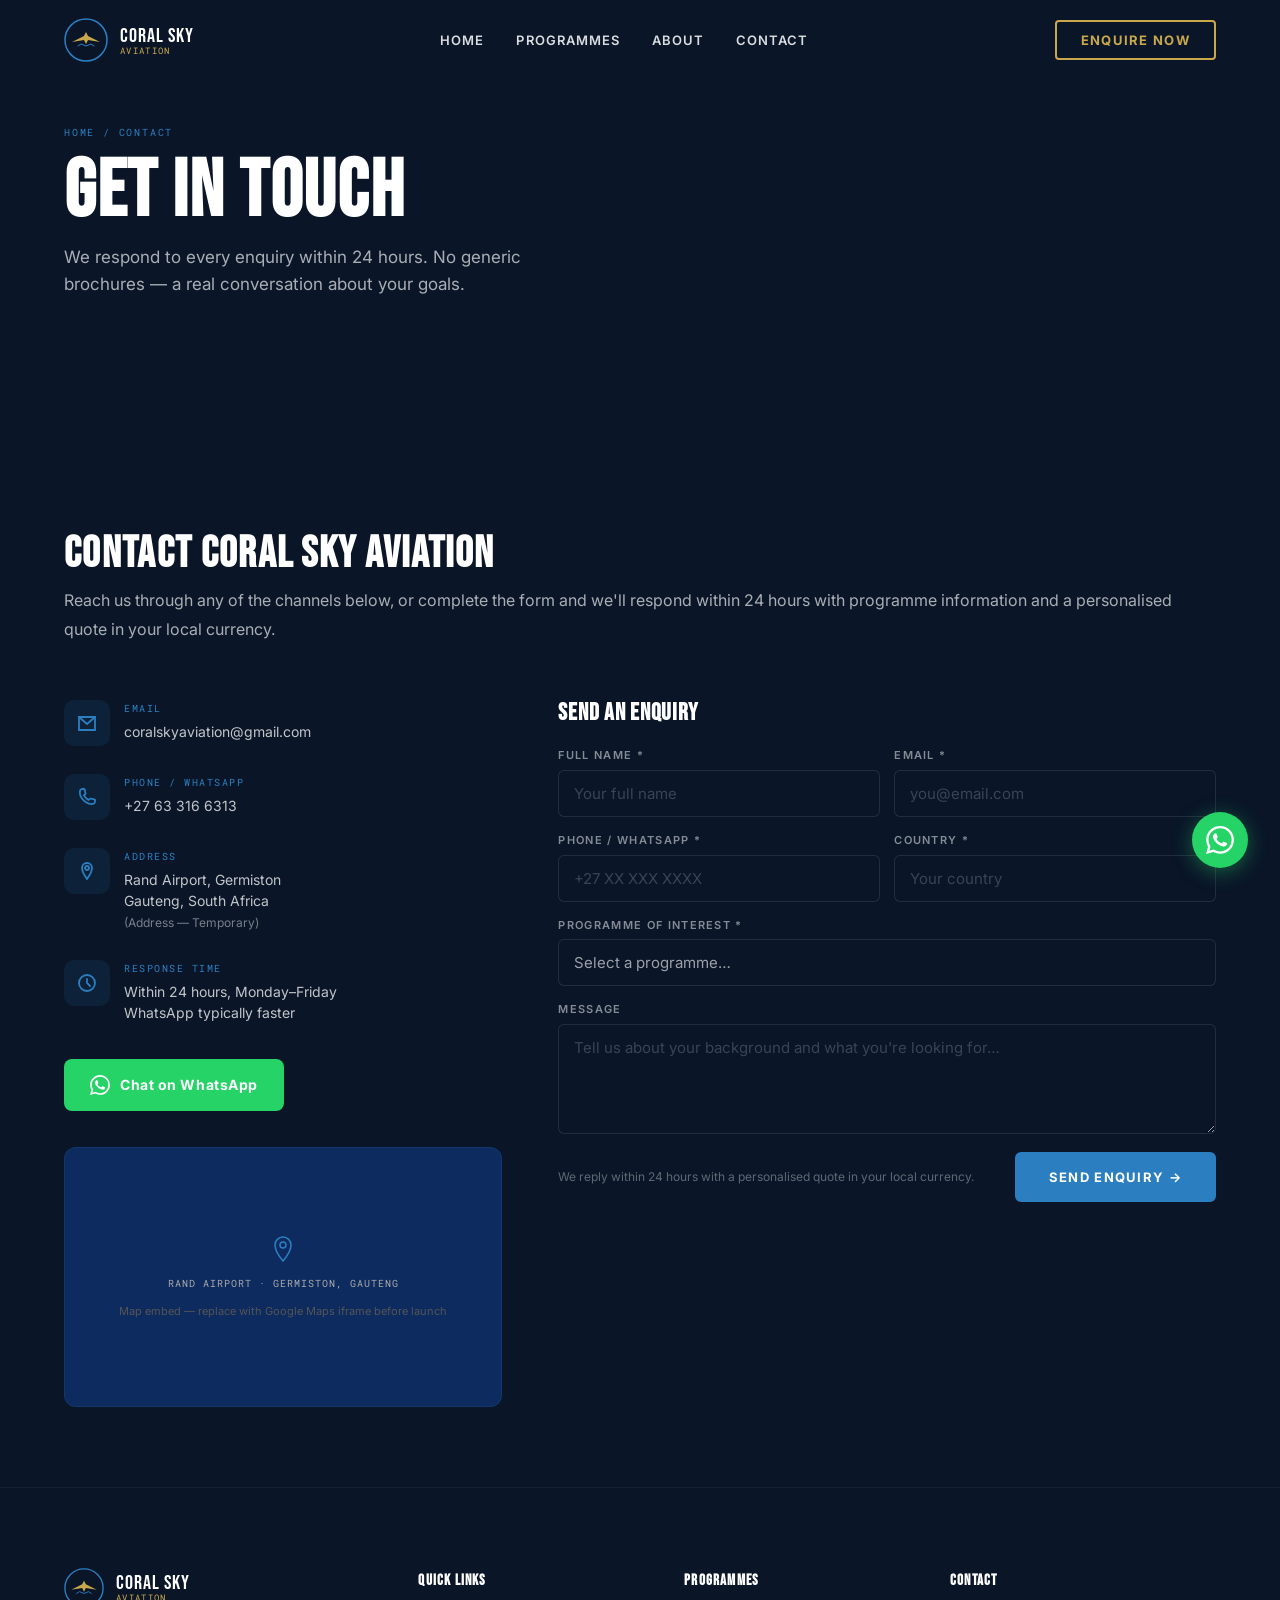
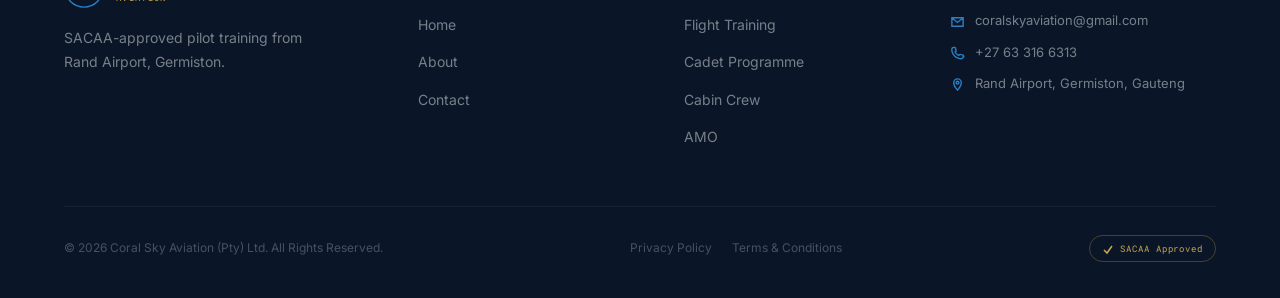
<file: pages/contact.html>
<!DOCTYPE html>
<html lang="en">
<head>
  <meta charset="UTF-8"/>
  <meta name="viewport" content="width=device-width, initial-scale=1.0"/>
  <meta name="description" content="Contact Coral Sky Aviation — enquire about pilot training programmes, request a personalised quote, or chat on WhatsApp. We respond within 24 hours."/>
  <title>Contact Us | Coral Sky Aviation</title>
  <link rel="preconnect" href="https://fonts.googleapis.com"/>
  <link rel="preconnect" href="https://fonts.gstatic.com" crossorigin/>
  <link href="https://fonts.googleapis.com/css2?family=Bebas+Neue&family=Inter:wght@400;500;600;700&family=Roboto+Mono:wght@400;600&display=swap" rel="stylesheet"/>
  <link rel="stylesheet" href="../css/main.css"/>
</head>
<body>
<nav class="nav" role="navigation" aria-label="Main navigation">
  <div class="container"><div class="nav-inner">
    <a href="../index.html" class="nav-logo" aria-label="Coral Sky Aviation home"><svg class="nav-logo-svg" viewBox="0 0 44 44" fill="none" aria-hidden="true"><circle cx="22" cy="22" r="21" stroke="#2B7FC1" stroke-width="1.5"/><path d="M8 24 L20 18 L22 14 L24 18 L36 24 L24 22 L22 26 L20 22 Z" fill="#C9A84C"/><path d="M14 28 L17 26 L22 28 L27 26 L30 28" stroke="#2B7FC1" stroke-width="1" stroke-linecap="round"/></svg><div class="nav-logo-text"><span class="brand-name">CORAL SKY</span><span class="brand-sub">Aviation</span></div></a>
    <ul class="nav-links" role="list"><li><a href="../index.html">Home</a></li><li class="has-dropdown"><a href="../index.html#programmes">Programmes</a><ul class="dropdown" role="list"><li><a href="flight-training.html">Flight Training (PPL–CPL–IR)</a></li><li><a href="cadet-programme.html">Cadet Pilot Programme</a></li><li><a href="cabin-crew.html">Cabin Crew Training</a></li><li><a href="amo.html">Aircraft Maintenance (AMO)</a></li></ul></li><li><a href="about.html">About</a></li><li><a href="contact.html">Contact</a></li></ul>
    <div class="nav-cta"><a href="contact.html" class="btn-enquire">Enquire Now</a></div>
    <button class="nav-hamburger" aria-label="Open menu" aria-expanded="false"><span></span><span></span><span></span></button>
  </div></div>
</nav>
<div class="nav-mobile-overlay" role="dialog" aria-label="Mobile navigation">
  <a href="../index.html">Home</a><a href="flight-training.html">Flight Training</a><a href="cadet-programme.html">Cadet Programme</a><a href="cabin-crew.html">Cabin Crew</a><a href="amo.html">Aircraft Maintenance</a><a href="about.html">About Us</a><a href="contact.html">Contact</a>
  <div class="mobile-cta"><a href="contact.html" class="btn btn-primary">Enquire Now</a></div>
</div>

<section class="page-hero" style="height:50vh;min-height:380px;" aria-label="Contact Us">
  <div class="page-hero-bg" style="background-image: url('https://picsum.photos/seed/contacthero/1400/600');" aria-hidden="true"></div>
  <div class="page-hero-overlay" aria-hidden="true"></div>
  <div class="container">
    <div class="page-hero-content">
      <p class="page-hero-breadcrumb">Home / Contact</p>
      <h1 class="page-hero-title">Get in Touch</h1>
      <p class="page-hero-sub">We respond to every enquiry within 24 hours. No generic brochures — a real conversation about your goals.</p>
    </div>
  </div>
</section>

<section class="content-section bg-dark" aria-labelledby="contact-heading">
  <div class="container">
    <h2 class="content-title" id="contact-heading" style="margin-bottom:8px;">Contact Coral Sky Aviation</h2>
    <p class="content-text" style="margin-bottom:0;">Reach us through any of the channels below, or complete the form and we'll respond within 24 hours with programme information and a personalised quote in your local currency.</p>

    <div class="contact-grid">
      <div class="contact-info" data-aos="fade-right">

        <div class="contact-info-item">
          <div class="contact-info-icon"><svg viewBox="0 0 20 20" fill="none" stroke="currentColor" stroke-width="1.8" stroke-linecap="round" aria-hidden="true"><path d="M2 4h16v13H2z"/><path d="M2 4l8 7 8-7"/></svg></div>
          <div>
            <p class="contact-info-label">Email</p>
            <p class="contact-info-value"><a href="mailto:coralskyaviation@gmail.com">coralskyaviation@gmail.com</a></p>
          </div>
        </div>

        <div class="contact-info-item">
          <div class="contact-info-icon"><svg viewBox="0 0 20 20" fill="none" stroke="currentColor" stroke-width="1.8" stroke-linecap="round" aria-hidden="true"><path d="M18 14.5c0 .4-.1.8-.3 1.1-.2.4-.5.7-.9 1-.6.4-1.3.5-2 .5-2 0-4-.6-5.8-1.8-1.7-1.1-3.2-2.6-4.4-4.3C3.4 9.2 2.8 7.2 2.8 5.2c0-.7.1-1.4.5-2 .3-.4.6-.7 1-.9.3-.2.7-.3 1.1-.3h1.3c.5 0 .9.4 1 .8l.8 3.3c.1.4 0 .9-.3 1.2l-1.3 1.1c1 1.8 2.7 3.5 4.6 4.6l1.3-1.1c.3-.3.8-.4 1.2-.3l3.3.8c.5.1.8.5.8 1v1.3z"/></svg></div>
          <div>
            <p class="contact-info-label">Phone / WhatsApp</p>
            <p class="contact-info-value"><a href="tel:+27633166313">+27 63 316 6313</a></p>
          </div>
        </div>

        <div class="contact-info-item">
          <div class="contact-info-icon"><svg viewBox="0 0 20 20" fill="none" stroke="currentColor" stroke-width="1.8" stroke-linecap="round" aria-hidden="true"><path d="M10 2C7.2 2 5 4.2 5 7c0 4.1 5 11 5 11s5-6.9 5-11c0-2.8-2.2-5-5-5z"/><circle cx="10" cy="7" r="2"/></svg></div>
          <div>
            <p class="contact-info-label">Address</p>
            <p class="contact-info-value">Rand Airport, Germiston<br>Gauteng, South Africa<br><em style="font-size:12px;opacity:0.6;font-style:normal;">(Address — Temporary)</em></p>
          </div>
        </div>

        <div class="contact-info-item">
          <div class="contact-info-icon"><svg viewBox="0 0 20 20" fill="none" stroke="currentColor" stroke-width="1.8" stroke-linecap="round" aria-hidden="true"><circle cx="10" cy="10" r="8"/><path d="M10 6v4l3 3"/></svg></div>
          <div>
            <p class="contact-info-label">Response Time</p>
            <p class="contact-info-value">Within 24 hours, Monday–Friday<br>WhatsApp typically faster</p>
          </div>
        </div>

        <a href="https://wa.me/27633166313" class="enquiry-whatsapp" target="_blank" rel="noopener" style="margin-top:8px;" aria-label="Chat with us on WhatsApp">
          <svg viewBox="0 0 24 24" fill="currentColor" aria-hidden="true"><path d="M17.472 14.382c-.297-.149-1.758-.867-2.03-.967-.273-.099-.471-.148-.67.15-.197.297-.767.966-.94 1.164-.173.199-.347.223-.644.075-.297-.15-1.255-.463-2.39-1.475-.883-.788-1.48-1.761-1.653-2.059-.173-.297-.018-.458.13-.606.134-.133.298-.347.446-.52.149-.174.198-.298.298-.497.099-.198.05-.371-.025-.52-.075-.149-.669-1.612-.916-2.207-.242-.579-.487-.5-.669-.51-.173-.008-.371-.01-.57-.01-.198 0-.52.074-.792.372-.272.297-1.04 1.016-1.04 2.479 0 1.462 1.065 2.875 1.213 3.074.149.198 2.096 3.2 5.077 4.487.709.306 1.262.489 1.694.625.712.227 1.36.195 1.871.118.571-.085 1.758-.719 2.006-1.413.248-.694.248-1.289.173-1.413-.074-.124-.272-.198-.57-.347m-5.421 7.403h-.004a9.87 9.87 0 01-5.031-1.378l-.361-.214-3.741.982.998-3.648-.235-.374a9.86 9.86 0 01-1.51-5.26c.001-5.45 4.436-9.884 9.888-9.884 2.64 0 5.122 1.03 6.988 2.898a9.825 9.825 0 012.893 6.994c-.003 5.45-4.437 9.884-9.885 9.884m8.413-18.297A11.815 11.815 0 0012.05 0C5.495 0 .16 5.335.157 11.892c0 2.096.547 4.142 1.588 5.945L.057 24l6.305-1.654a11.882 11.882 0 005.683 1.448h.005c6.554 0 11.89-5.335 11.893-11.893a11.821 11.821 0 00-3.48-8.413Z"/></svg>
          Chat on WhatsApp
        </a>

        <div class="map-embed" aria-label="Rand Airport location map">
          <svg width="32" height="32" viewBox="0 0 32 32" fill="none" stroke="#2B7FC1" stroke-width="1.5" stroke-linecap="round" aria-hidden="true"><path d="M16 4C11.6 4 8 7.6 8 12c0 6.6 8 16 8 16s8-9.4 8-16c0-4.4-3.6-8-8-8z"/><circle cx="16" cy="12" r="3"/></svg>
          <span class="map-embed-text">Rand Airport · Germiston, Gauteng</span>
          <span style="font-size:11px;color:#555;">Map embed — replace with Google Maps iframe before launch</span>
        </div>
      </div>

      <div data-aos="fade-left" data-aos-delay="100">
        <h3 class="content-title" style="font-size:24px;margin-bottom:20px;">Send an Enquiry</h3>
        <!-- Formspree endpoint — replace YOUR_FORM_ID with actual Formspree form ID -->
        <form class="enquiry-form" action="https://formspree.io/f/YOUR_FORM_ID" method="POST" novalidate>
          <input type="hidden" name="_subject" value="Enquiry from Coral Sky Aviation Website"/>
          <div class="form-row">
            <div class="form-group"><label for="c-name">Full Name *</label><input type="text" id="c-name" name="name" placeholder="Your full name" required autocomplete="name"/></div>
            <div class="form-group"><label for="c-email">Email *</label><input type="email" id="c-email" name="email" placeholder="you@email.com" required autocomplete="email"/></div>
          </div>
          <div class="form-row">
            <div class="form-group"><label for="c-phone">Phone / WhatsApp *</label><input type="tel" id="c-phone" name="phone" placeholder="+27 XX XXX XXXX" required autocomplete="tel"/></div>
            <div class="form-group"><label for="c-country">Country *</label><input type="text" id="c-country" name="country" placeholder="Your country" required autocomplete="country-name"/></div>
          </div>
          <div class="form-group">
            <label for="c-programme">Programme of Interest *</label>
            <select id="c-programme" name="programme" required>
              <option value="" disabled selected>Select a programme…</option>
              <option value="Flight Training (PPL–CPL–IR)">Flight Training (PPL–CPL–IR)</option>
              <option value="Cadet Pilot Programme">Cadet Pilot Programme</option>
              <option value="Cabin Crew Training">Cabin Crew Training</option>
              <option value="Aircraft Maintenance (AMO)">Aircraft Maintenance (AMO)</option>
              <option value="General Enquiry">General Enquiry</option>
            </select>
          </div>
          <div class="form-group"><label for="c-message">Message</label><textarea id="c-message" name="message" placeholder="Tell us about your background and what you're looking for…"></textarea></div>
          <div class="form-submit">
            <p class="form-notice">We reply within 24 hours with a personalised quote in your local currency.</p>
            <button type="submit" class="btn-submit">Send Enquiry &rarr;</button>
          </div>
        </form>
        <div class="form-success" role="alert">Thank you — we'll be in touch within 24 hours!</div>
        <div class="form-error" role="alert">Something went wrong. Please try again or WhatsApp us directly.</div>
      </div>
    </div>
  </div>
</section>

<footer class="footer" role="contentinfo"><div class="container"><div class="footer-top"><div class="footer-brand"><div class="footer-logo"><svg width="40" height="40" viewBox="0 0 44 44" fill="none" aria-hidden="true"><circle cx="22" cy="22" r="21" stroke="#2B7FC1" stroke-width="1.5"/><path d="M8 24 L20 18 L22 14 L24 18 L36 24 L24 22 L22 26 L20 22 Z" fill="#C9A84C"/><path d="M14 28 L17 26 L22 28 L27 26 L30 28" stroke="#2B7FC1" stroke-width="1" stroke-linecap="round"/></svg><div class="nav-logo-text"><span class="brand-name">CORAL SKY</span><span class="brand-sub">Aviation</span></div></div><p class="footer-tagline">SACAA-approved pilot training from Rand Airport, Germiston.</p></div><div class="footer-col"><h3 class="footer-col-title">Quick Links</h3><ul><li><a href="../index.html">Home</a></li><li><a href="about.html">About</a></li><li><a href="contact.html">Contact</a></li></ul></div><div class="footer-col"><h3 class="footer-col-title">Programmes</h3><ul><li><a href="flight-training.html">Flight Training</a></li><li><a href="cadet-programme.html">Cadet Programme</a></li><li><a href="cabin-crew.html">Cabin Crew</a></li><li><a href="amo.html">AMO</a></li></ul></div><div class="footer-col"><h3 class="footer-col-title">Contact</h3><div class="footer-contact-item"><svg viewBox="0 0 16 16" fill="none" stroke="currentColor" stroke-width="1.5" stroke-linecap="round" aria-hidden="true"><path d="M2 4h12v9H2z M2 4l6 5 6-5"/></svg><a href="mailto:coralskyaviation@gmail.com">coralskyaviation@gmail.com</a></div><div class="footer-contact-item"><svg viewBox="0 0 16 16" fill="none" stroke="currentColor" stroke-width="1.5" stroke-linecap="round" aria-hidden="true"><path d="M14 11.5c0 .3-.1.6-.2.9-.1.3-.4.6-.7.8-.5.3-1 .4-1.6.4-1.6 0-3.2-.5-4.7-1.4-1.4-.9-2.6-2.1-3.5-3.5-.9-1.5-1.4-3.1-1.4-4.7 0-.6.1-1.1.4-1.6.2-.3.5-.6.8-.7.3-.1.6-.2.9-.2h1c.4 0 .7.3.8.6l.7 2.7c.1.4 0 .7-.2 1L5.4 6.4c.8 1.5 2.2 2.8 3.7 3.7l1.1-.9c.3-.2.7-.3 1-.2l2.7.7c.4.1.6.5.6.9v1z"/></svg><a href="tel:+27633166313">+27 63 316 6313</a></div><div class="footer-contact-item"><svg viewBox="0 0 16 16" fill="none" stroke="currentColor" stroke-width="1.5" stroke-linecap="round" aria-hidden="true"><path d="M8 2C5.8 2 4 3.8 4 6c0 3.3 4 8 4 8s4-4.7 4-8c0-2.2-1.8-4-4-4z"/><circle cx="8" cy="6" r="1.5"/></svg><span>Rand Airport, Germiston, Gauteng</span></div></div></div><div class="footer-bottom"><p class="footer-copyright">© 2026 Coral Sky Aviation (Pty) Ltd. All Rights Reserved.</p><div class="footer-legal"><a href="privacy-policy.html">Privacy Policy</a><a href="terms.html">Terms &amp; Conditions</a></div><div class="footer-sacaa"><svg width="12" height="12" viewBox="0 0 12 12" fill="none" stroke="currentColor" stroke-width="1.5" aria-hidden="true"><path d="M2 7 L5 10 L10 3"/></svg>SACAA Approved</div></div></div></footer>
<a href="https://wa.me/27633166313" class="whatsapp-fab" target="_blank" rel="noopener noreferrer" aria-label="Chat on WhatsApp"><svg viewBox="0 0 24 24" fill="currentColor" aria-hidden="true"><path d="M17.472 14.382c-.297-.149-1.758-.867-2.03-.967-.273-.099-.471-.148-.67.15-.197.297-.767.966-.94 1.164-.173.199-.347.223-.644.075-.297-.15-1.255-.463-2.39-1.475-.883-.788-1.48-1.761-1.653-2.059-.173-.297-.018-.458.13-.606.134-.133.298-.347.446-.52.149-.174.198-.298.298-.497.099-.198.05-.371-.025-.52-.075-.149-.669-1.612-.916-2.207-.242-.579-.487-.5-.669-.51-.173-.008-.371-.01-.57-.01-.198 0-.52.074-.792.372-.272.297-1.04 1.016-1.04 2.479 0 1.462 1.065 2.875 1.213 3.074.149.198 2.096 3.2 5.077 4.487.709.306 1.262.489 1.694.625.712.227 1.36.195 1.871.118.571-.085 1.758-.719 2.006-1.413.248-.694.248-1.289.173-1.413-.074-.124-.272-.198-.57-.347m-5.421 7.403h-.004a9.87 9.87 0 01-5.031-1.378l-.361-.214-3.741.982.998-3.648-.235-.374a9.86 9.86 0 01-1.51-5.26c.001-5.45 4.436-9.884 9.888-9.884 2.64 0 5.122 1.03 6.988 2.898a9.825 9.825 0 012.893 6.994c-.003 5.45-4.437 9.884-9.885 9.884m8.413-18.297A11.815 11.815 0 0012.05 0C5.495 0 .16 5.335.157 11.892c0 2.096.547 4.142 1.588 5.945L.057 24l6.305-1.654a11.882 11.882 0 005.683 1.448h.005c6.554 0 11.89-5.335 11.893-11.893a11.821 11.821 0 00-3.48-8.413Z"/></svg></a>
<div class="mobile-sticky-cta"><a href="contact.html" class="cta-enquire">📩 Enquire</a><a href="tel:+27633166313" class="cta-call">📞 Call</a></div>
<script src="../js/main.js" defer></script>
</body>
</html>
</file>
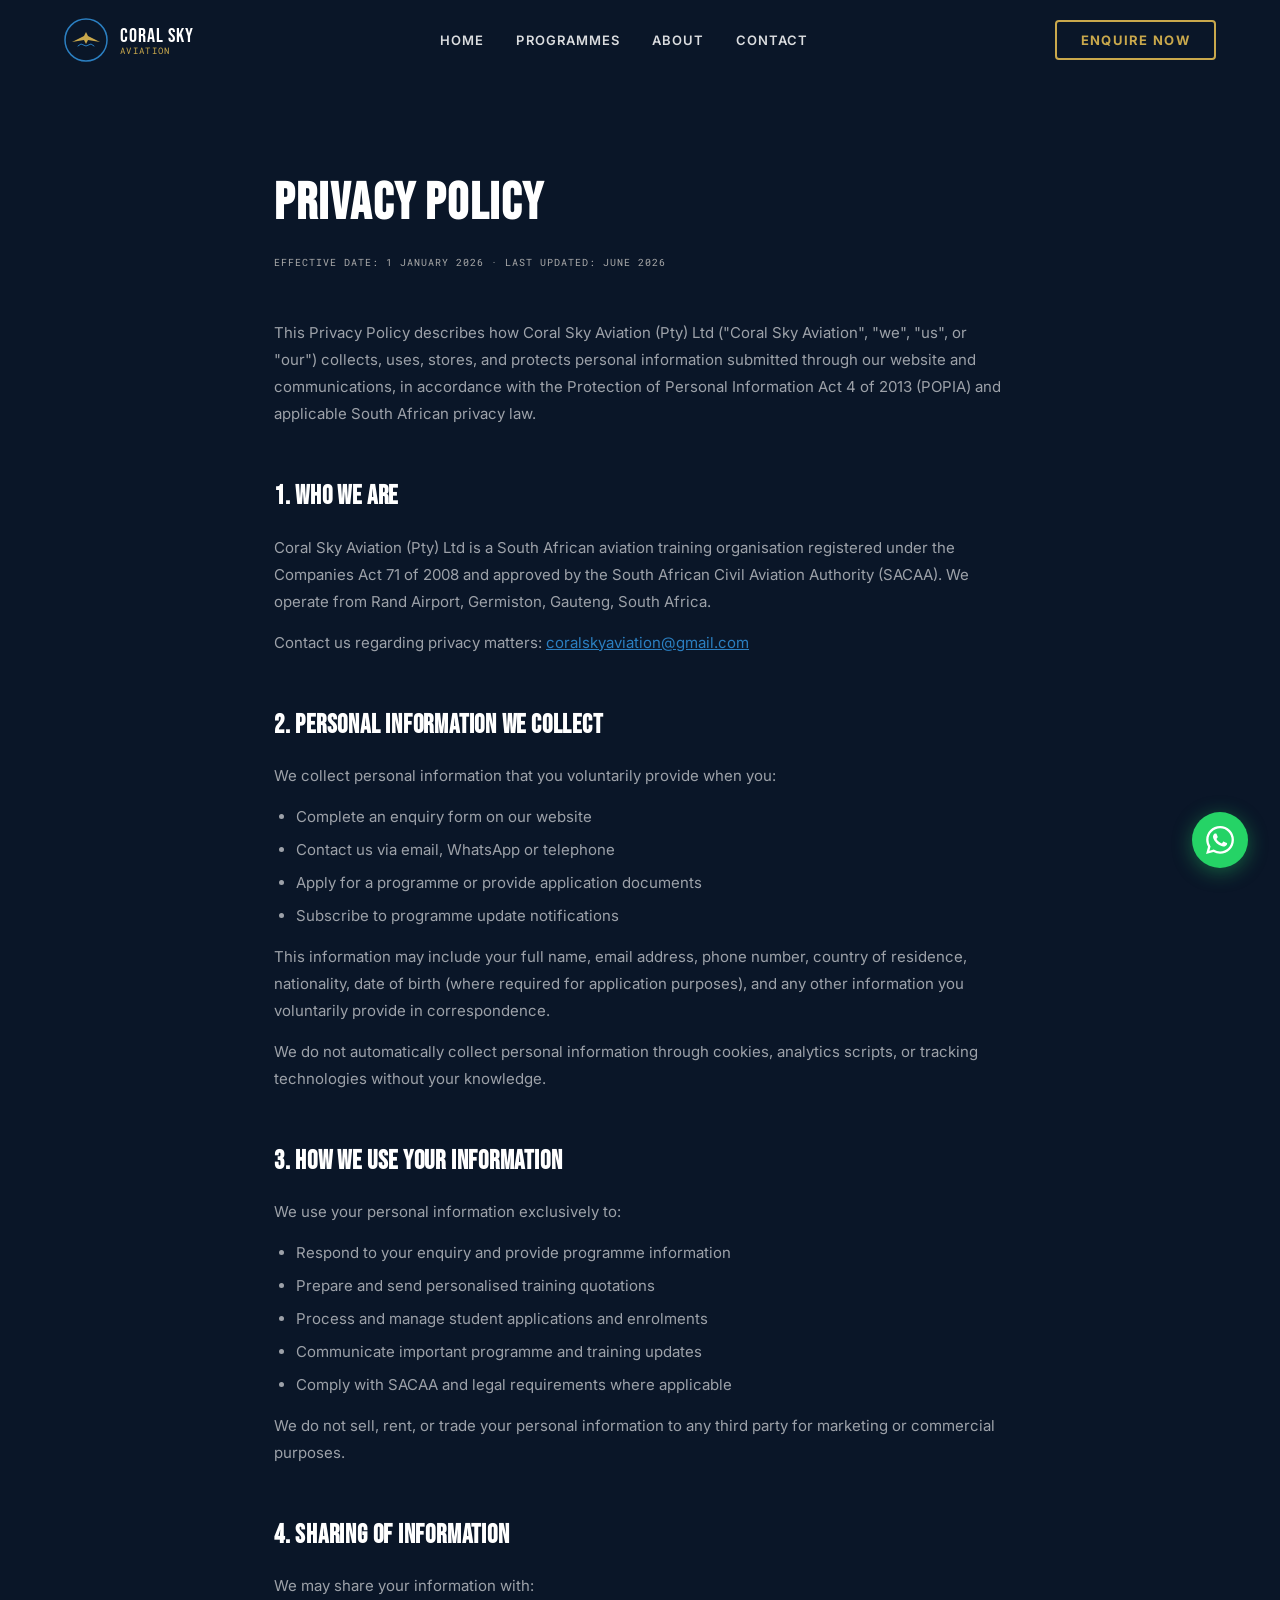
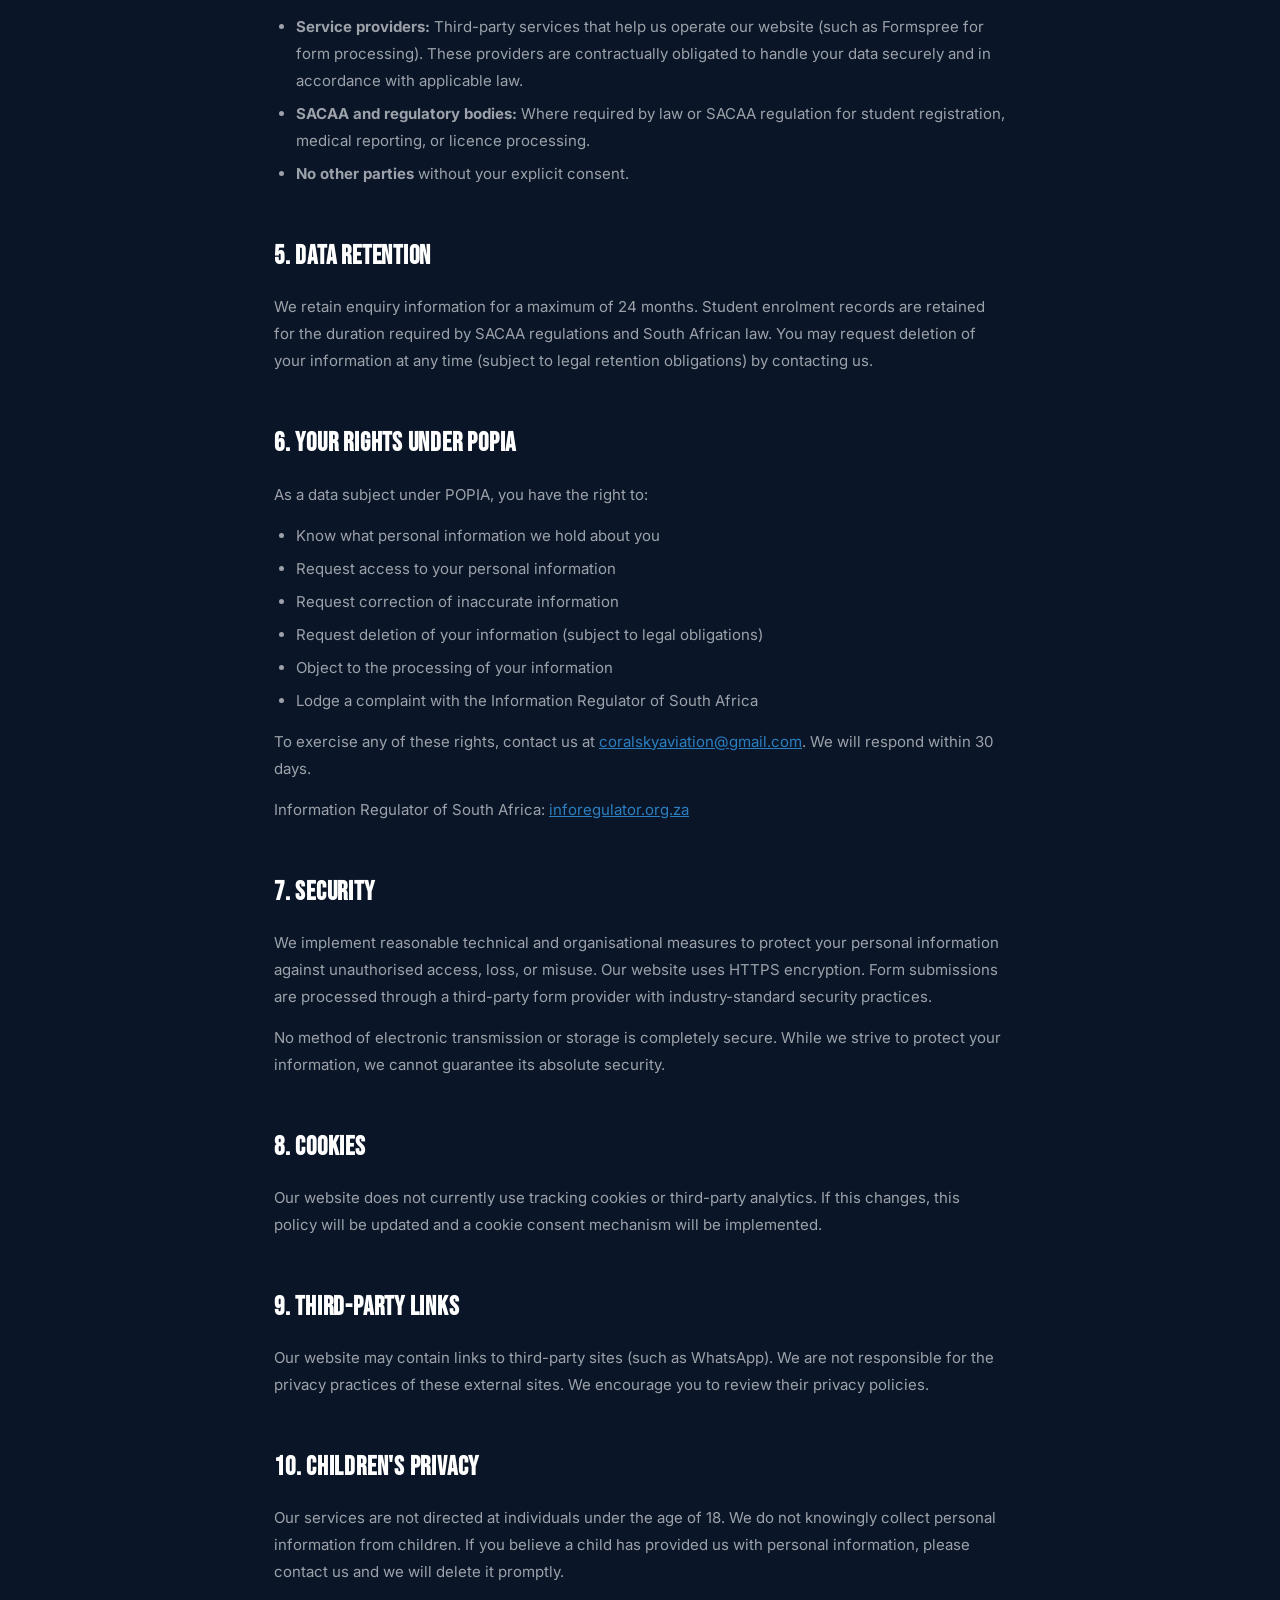
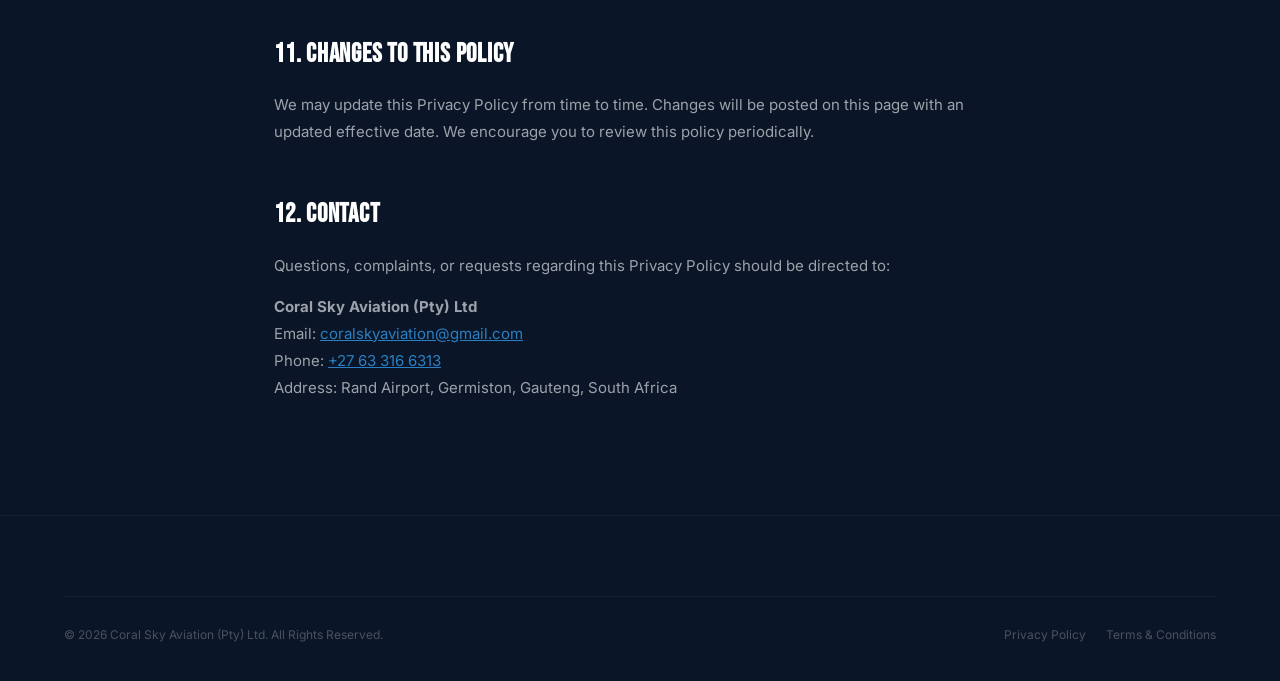
<file: pages/privacy-policy.html>
<!DOCTYPE html>
<html lang="en">
<head>
  <meta charset="UTF-8"/>
  <meta name="viewport" content="width=device-width, initial-scale=1.0"/>
  <meta name="description" content="Privacy Policy — Coral Sky Aviation (Pty) Ltd. How we collect, use and protect your personal information in accordance with POPIA."/>
  <title>Privacy Policy | Coral Sky Aviation</title>
  <link rel="preconnect" href="https://fonts.googleapis.com"/>
  <link rel="preconnect" href="https://fonts.gstatic.com" crossorigin/>
  <link href="https://fonts.googleapis.com/css2?family=Bebas+Neue&family=Inter:wght@400;500;600;700&family=Roboto+Mono:wght@400;600&display=swap" rel="stylesheet"/>
  <link rel="stylesheet" href="../css/main.css"/>
</head>
<body>
<nav class="nav scrolled" role="navigation" aria-label="Main navigation">
  <div class="container"><div class="nav-inner">
    <a href="../index.html" class="nav-logo" aria-label="Coral Sky Aviation home"><svg class="nav-logo-svg" viewBox="0 0 44 44" fill="none" aria-hidden="true"><circle cx="22" cy="22" r="21" stroke="#2B7FC1" stroke-width="1.5"/><path d="M8 24 L20 18 L22 14 L24 18 L36 24 L24 22 L22 26 L20 22 Z" fill="#C9A84C"/><path d="M14 28 L17 26 L22 28 L27 26 L30 28" stroke="#2B7FC1" stroke-width="1" stroke-linecap="round"/></svg><div class="nav-logo-text"><span class="brand-name">CORAL SKY</span><span class="brand-sub">Aviation</span></div></a>
    <ul class="nav-links" role="list"><li><a href="../index.html">Home</a></li><li><a href="../index.html#programmes">Programmes</a></li><li><a href="about.html">About</a></li><li><a href="contact.html">Contact</a></li></ul>
    <div class="nav-cta"><a href="contact.html" class="btn-enquire">Enquire Now</a></div>
    <button class="nav-hamburger" aria-label="Open menu" aria-expanded="false"><span></span><span></span><span></span></button>
  </div></div>
</nav>
<div class="nav-mobile-overlay" role="dialog" aria-label="Mobile navigation">
  <a href="../index.html">Home</a><a href="flight-training.html">Flight Training</a><a href="cadet-programme.html">Cadet Programme</a><a href="about.html">About Us</a><a href="contact.html">Contact</a>
</div>

<div style="padding-top:var(--nav-height);">
  <div class="legal-content">
    <h1>Privacy Policy</h1>
    <span class="legal-date">Effective Date: 1 January 2026 · Last Updated: June 2026</span>

    <p>This Privacy Policy describes how Coral Sky Aviation (Pty) Ltd ("Coral Sky Aviation", "we", "us", or "our") collects, uses, stores, and protects personal information submitted through our website and communications, in accordance with the Protection of Personal Information Act 4 of 2013 (POPIA) and applicable South African privacy law.</p>

    <h2>1. Who We Are</h2>
    <p>Coral Sky Aviation (Pty) Ltd is a South African aviation training organisation registered under the Companies Act 71 of 2008 and approved by the South African Civil Aviation Authority (SACAA). We operate from Rand Airport, Germiston, Gauteng, South Africa.</p>
    <p>Contact us regarding privacy matters: <a href="mailto:coralskyaviation@gmail.com">coralskyaviation@gmail.com</a></p>

    <h2>2. Personal Information We Collect</h2>
    <p>We collect personal information that you voluntarily provide when you:</p>
    <ul>
      <li>Complete an enquiry form on our website</li>
      <li>Contact us via email, WhatsApp or telephone</li>
      <li>Apply for a programme or provide application documents</li>
      <li>Subscribe to programme update notifications</li>
    </ul>
    <p>This information may include your full name, email address, phone number, country of residence, nationality, date of birth (where required for application purposes), and any other information you voluntarily provide in correspondence.</p>
    <p>We do not automatically collect personal information through cookies, analytics scripts, or tracking technologies without your knowledge.</p>

    <h2>3. How We Use Your Information</h2>
    <p>We use your personal information exclusively to:</p>
    <ul>
      <li>Respond to your enquiry and provide programme information</li>
      <li>Prepare and send personalised training quotations</li>
      <li>Process and manage student applications and enrolments</li>
      <li>Communicate important programme and training updates</li>
      <li>Comply with SACAA and legal requirements where applicable</li>
    </ul>
    <p>We do not sell, rent, or trade your personal information to any third party for marketing or commercial purposes.</p>

    <h2>4. Sharing of Information</h2>
    <p>We may share your information with:</p>
    <ul>
      <li><strong>Service providers:</strong> Third-party services that help us operate our website (such as Formspree for form processing). These providers are contractually obligated to handle your data securely and in accordance with applicable law.</li>
      <li><strong>SACAA and regulatory bodies:</strong> Where required by law or SACAA regulation for student registration, medical reporting, or licence processing.</li>
      <li><strong>No other parties</strong> without your explicit consent.</li>
    </ul>

    <h2>5. Data Retention</h2>
    <p>We retain enquiry information for a maximum of 24 months. Student enrolment records are retained for the duration required by SACAA regulations and South African law. You may request deletion of your information at any time (subject to legal retention obligations) by contacting us.</p>

    <h2>6. Your Rights Under POPIA</h2>
    <p>As a data subject under POPIA, you have the right to:</p>
    <ul>
      <li>Know what personal information we hold about you</li>
      <li>Request access to your personal information</li>
      <li>Request correction of inaccurate information</li>
      <li>Request deletion of your information (subject to legal obligations)</li>
      <li>Object to the processing of your information</li>
      <li>Lodge a complaint with the Information Regulator of South Africa</li>
    </ul>
    <p>To exercise any of these rights, contact us at <a href="mailto:coralskyaviation@gmail.com">coralskyaviation@gmail.com</a>. We will respond within 30 days.</p>
    <p>Information Regulator of South Africa: <a href="https://inforegulator.org.za" target="_blank" rel="noopener">inforegulator.org.za</a></p>

    <h2>7. Security</h2>
    <p>We implement reasonable technical and organisational measures to protect your personal information against unauthorised access, loss, or misuse. Our website uses HTTPS encryption. Form submissions are processed through a third-party form provider with industry-standard security practices.</p>
    <p>No method of electronic transmission or storage is completely secure. While we strive to protect your information, we cannot guarantee its absolute security.</p>

    <h2>8. Cookies</h2>
    <p>Our website does not currently use tracking cookies or third-party analytics. If this changes, this policy will be updated and a cookie consent mechanism will be implemented.</p>

    <h2>9. Third-Party Links</h2>
    <p>Our website may contain links to third-party sites (such as WhatsApp). We are not responsible for the privacy practices of these external sites. We encourage you to review their privacy policies.</p>

    <h2>10. Children's Privacy</h2>
    <p>Our services are not directed at individuals under the age of 18. We do not knowingly collect personal information from children. If you believe a child has provided us with personal information, please contact us and we will delete it promptly.</p>

    <h2>11. Changes to This Policy</h2>
    <p>We may update this Privacy Policy from time to time. Changes will be posted on this page with an updated effective date. We encourage you to review this policy periodically.</p>

    <h2>12. Contact</h2>
    <p>Questions, complaints, or requests regarding this Privacy Policy should be directed to:</p>
    <p><strong>Coral Sky Aviation (Pty) Ltd</strong><br>
    Email: <a href="mailto:coralskyaviation@gmail.com">coralskyaviation@gmail.com</a><br>
    Phone: <a href="tel:+27633166313">+27 63 316 6313</a><br>
    Address: Rand Airport, Germiston, Gauteng, South Africa</p>
  </div>
</div>

<footer class="footer" role="contentinfo"><div class="container"><div class="footer-bottom" style="padding-top:28px;border-top:1px solid rgba(255,255,255,0.05);"><p class="footer-copyright">© 2026 Coral Sky Aviation (Pty) Ltd. All Rights Reserved.</p><div class="footer-legal"><a href="privacy-policy.html">Privacy Policy</a><a href="terms.html">Terms &amp; Conditions</a></div></div></div></footer>
<a href="https://wa.me/27633166313" class="whatsapp-fab" target="_blank" rel="noopener noreferrer" aria-label="Chat on WhatsApp"><svg viewBox="0 0 24 24" fill="currentColor" aria-hidden="true"><path d="M17.472 14.382c-.297-.149-1.758-.867-2.03-.967-.273-.099-.471-.148-.67.15-.197.297-.767.966-.94 1.164-.173.199-.347.223-.644.075-.297-.15-1.255-.463-2.39-1.475-.883-.788-1.48-1.761-1.653-2.059-.173-.297-.018-.458.13-.606.134-.133.298-.347.446-.52.149-.174.198-.298.298-.497.099-.198.05-.371-.025-.52-.075-.149-.669-1.612-.916-2.207-.242-.579-.487-.5-.669-.51-.173-.008-.371-.01-.57-.01-.198 0-.52.074-.792.372-.272.297-1.04 1.016-1.04 2.479 0 1.462 1.065 2.875 1.213 3.074.149.198 2.096 3.2 5.077 4.487.709.306 1.262.489 1.694.625.712.227 1.36.195 1.871.118.571-.085 1.758-.719 2.006-1.413.248-.694.248-1.289.173-1.413-.074-.124-.272-.198-.57-.347m-5.421 7.403h-.004a9.87 9.87 0 01-5.031-1.378l-.361-.214-3.741.982.998-3.648-.235-.374a9.86 9.86 0 01-1.51-5.26c.001-5.45 4.436-9.884 9.888-9.884 2.64 0 5.122 1.03 6.988 2.898a9.825 9.825 0 012.893 6.994c-.003 5.45-4.437 9.884-9.885 9.884m8.413-18.297A11.815 11.815 0 0012.05 0C5.495 0 .16 5.335.157 11.892c0 2.096.547 4.142 1.588 5.945L.057 24l6.305-1.654a11.882 11.882 0 005.683 1.448h.005c6.554 0 11.89-5.335 11.893-11.893a11.821 11.821 0 00-3.48-8.413Z"/></svg></a>
<script src="../js/main.js" defer></script>
</body>
</html>
</file>
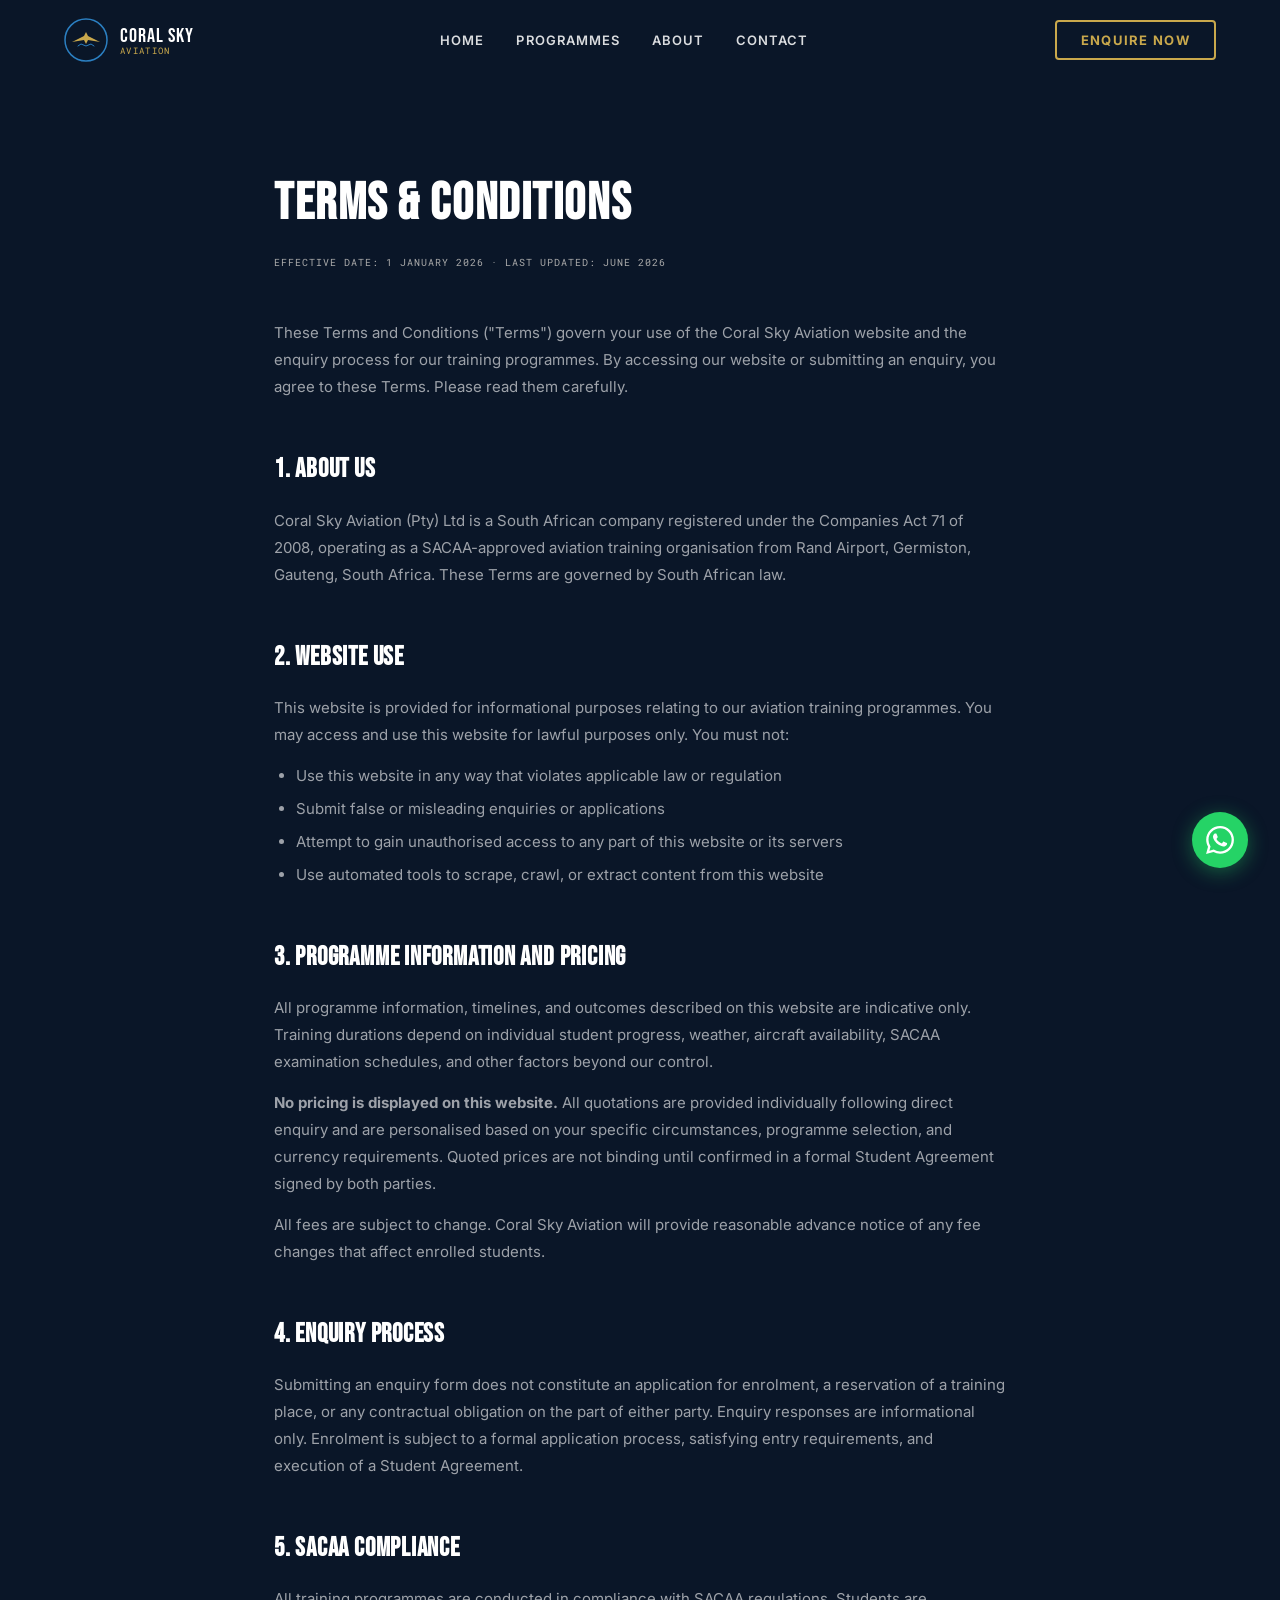
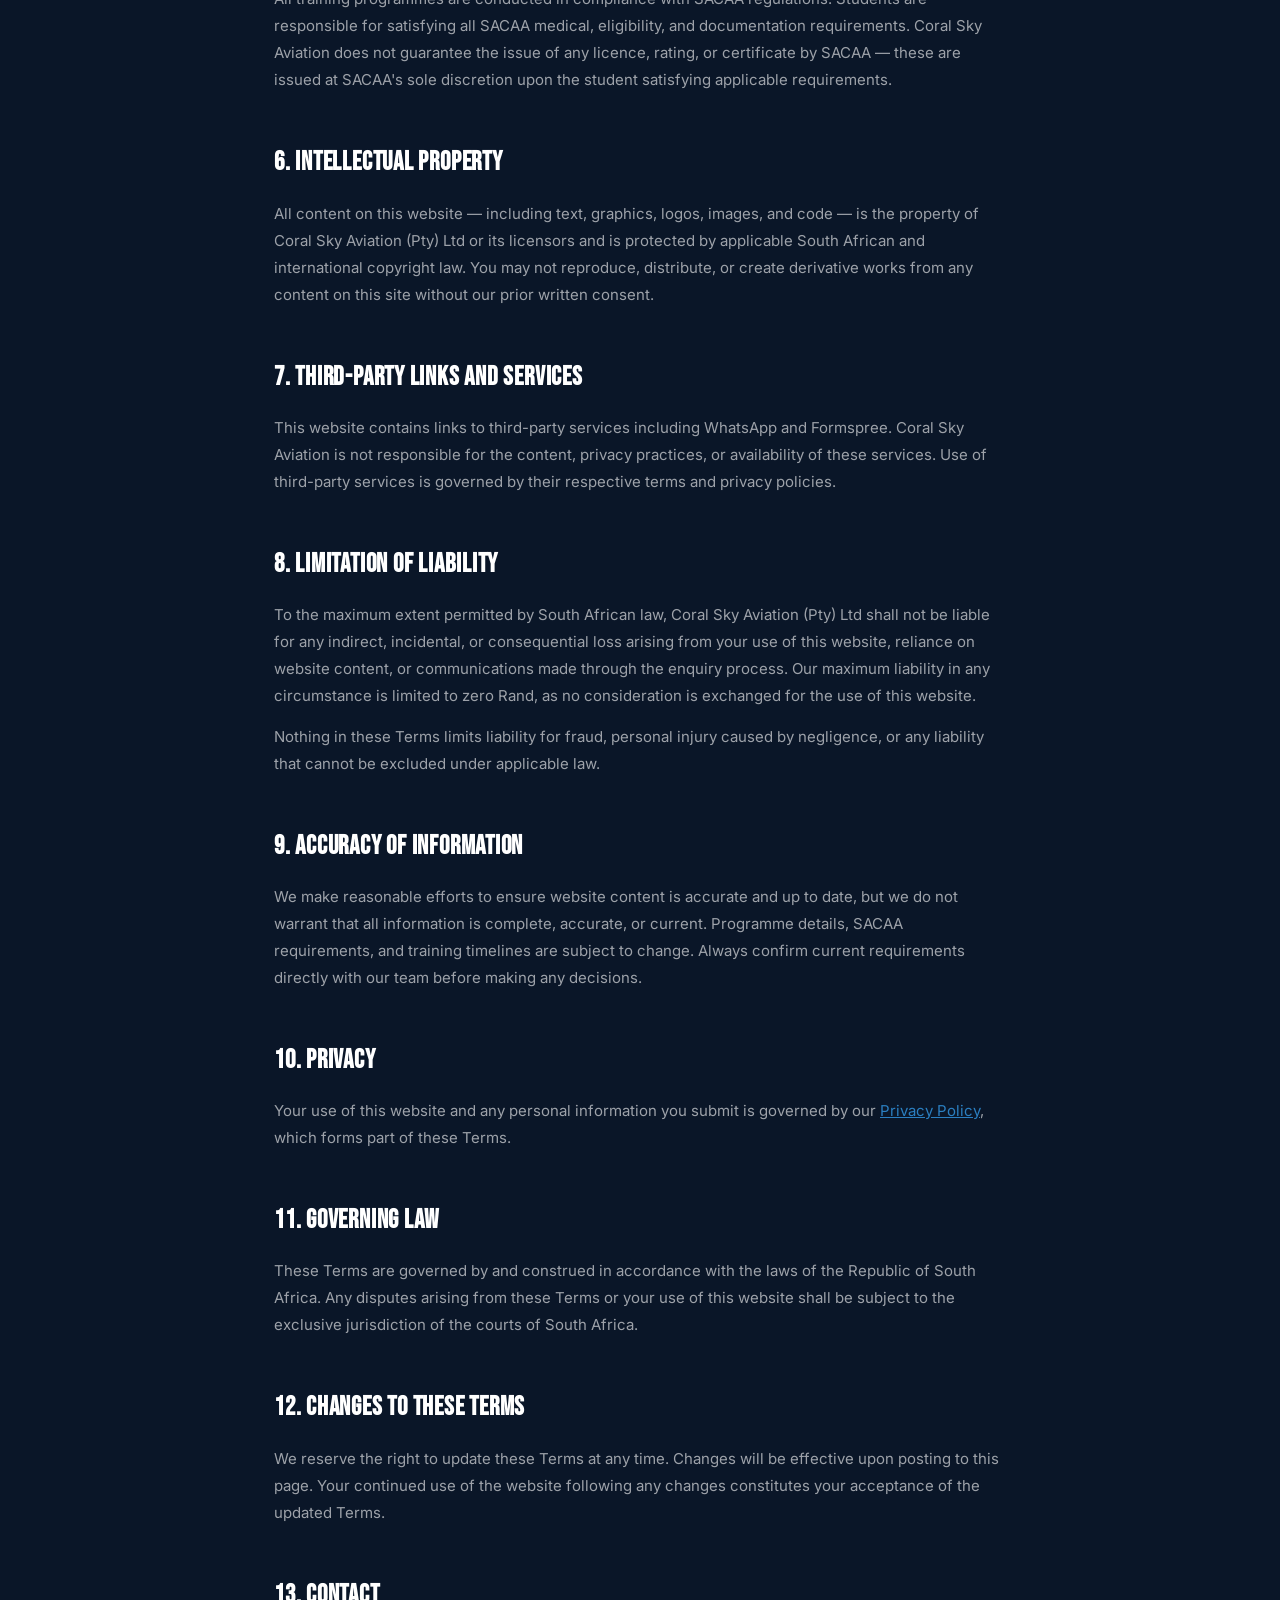
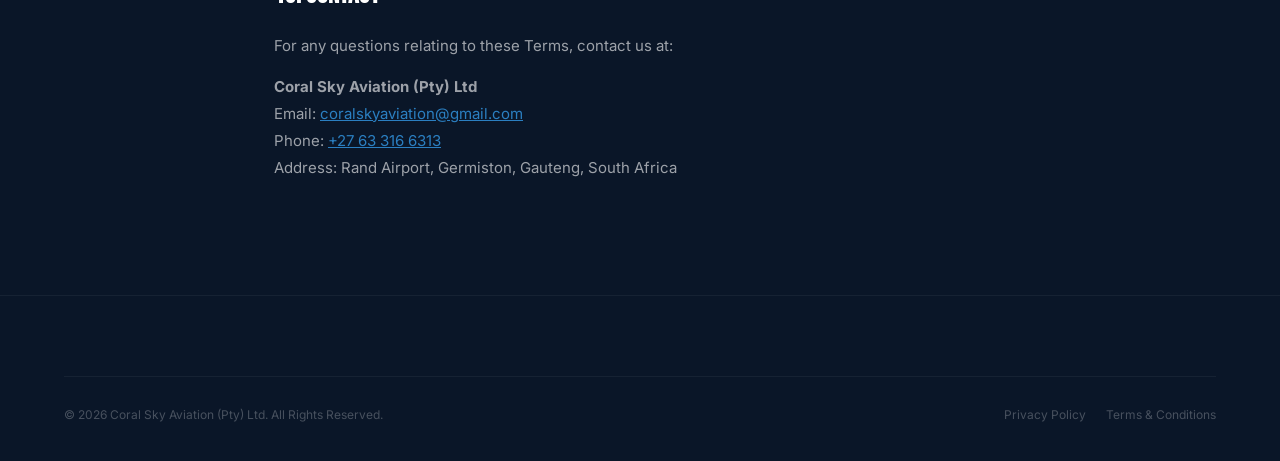
<file: pages/terms.html>
<!DOCTYPE html>
<html lang="en">
<head>
  <meta charset="UTF-8"/>
  <meta name="viewport" content="width=device-width, initial-scale=1.0"/>
  <meta name="description" content="Terms and Conditions — Coral Sky Aviation (Pty) Ltd. Website usage terms and programme enrolment conditions."/>
  <title>Terms &amp; Conditions | Coral Sky Aviation</title>
  <link rel="preconnect" href="https://fonts.googleapis.com"/>
  <link rel="preconnect" href="https://fonts.gstatic.com" crossorigin/>
  <link href="https://fonts.googleapis.com/css2?family=Bebas+Neue&family=Inter:wght@400;500;600;700&family=Roboto+Mono:wght@400;600&display=swap" rel="stylesheet"/>
  <link rel="stylesheet" href="../css/main.css"/>
</head>
<body>
<nav class="nav scrolled" role="navigation" aria-label="Main navigation">
  <div class="container"><div class="nav-inner">
    <a href="../index.html" class="nav-logo" aria-label="Coral Sky Aviation home"><svg class="nav-logo-svg" viewBox="0 0 44 44" fill="none" aria-hidden="true"><circle cx="22" cy="22" r="21" stroke="#2B7FC1" stroke-width="1.5"/><path d="M8 24 L20 18 L22 14 L24 18 L36 24 L24 22 L22 26 L20 22 Z" fill="#C9A84C"/><path d="M14 28 L17 26 L22 28 L27 26 L30 28" stroke="#2B7FC1" stroke-width="1" stroke-linecap="round"/></svg><div class="nav-logo-text"><span class="brand-name">CORAL SKY</span><span class="brand-sub">Aviation</span></div></a>
    <ul class="nav-links" role="list"><li><a href="../index.html">Home</a></li><li><a href="../index.html#programmes">Programmes</a></li><li><a href="about.html">About</a></li><li><a href="contact.html">Contact</a></li></ul>
    <div class="nav-cta"><a href="contact.html" class="btn-enquire">Enquire Now</a></div>
    <button class="nav-hamburger" aria-label="Open menu" aria-expanded="false"><span></span><span></span><span></span></button>
  </div></div>
</nav>
<div class="nav-mobile-overlay" role="dialog" aria-label="Mobile navigation">
  <a href="../index.html">Home</a><a href="flight-training.html">Flight Training</a><a href="cadet-programme.html">Cadet Programme</a><a href="about.html">About Us</a><a href="contact.html">Contact</a>
</div>

<div style="padding-top:var(--nav-height);">
  <div class="legal-content">
    <h1>Terms &amp; Conditions</h1>
    <span class="legal-date">Effective Date: 1 January 2026 · Last Updated: June 2026</span>

    <p>These Terms and Conditions ("Terms") govern your use of the Coral Sky Aviation website and the enquiry process for our training programmes. By accessing our website or submitting an enquiry, you agree to these Terms. Please read them carefully.</p>

    <h2>1. About Us</h2>
    <p>Coral Sky Aviation (Pty) Ltd is a South African company registered under the Companies Act 71 of 2008, operating as a SACAA-approved aviation training organisation from Rand Airport, Germiston, Gauteng, South Africa. These Terms are governed by South African law.</p>

    <h2>2. Website Use</h2>
    <p>This website is provided for informational purposes relating to our aviation training programmes. You may access and use this website for lawful purposes only. You must not:</p>
    <ul>
      <li>Use this website in any way that violates applicable law or regulation</li>
      <li>Submit false or misleading enquiries or applications</li>
      <li>Attempt to gain unauthorised access to any part of this website or its servers</li>
      <li>Use automated tools to scrape, crawl, or extract content from this website</li>
    </ul>

    <h2>3. Programme Information and Pricing</h2>
    <p>All programme information, timelines, and outcomes described on this website are indicative only. Training durations depend on individual student progress, weather, aircraft availability, SACAA examination schedules, and other factors beyond our control.</p>
    <p><strong>No pricing is displayed on this website.</strong> All quotations are provided individually following direct enquiry and are personalised based on your specific circumstances, programme selection, and currency requirements. Quoted prices are not binding until confirmed in a formal Student Agreement signed by both parties.</p>
    <p>All fees are subject to change. Coral Sky Aviation will provide reasonable advance notice of any fee changes that affect enrolled students.</p>

    <h2>4. Enquiry Process</h2>
    <p>Submitting an enquiry form does not constitute an application for enrolment, a reservation of a training place, or any contractual obligation on the part of either party. Enquiry responses are informational only. Enrolment is subject to a formal application process, satisfying entry requirements, and execution of a Student Agreement.</p>

    <h2>5. SACAA Compliance</h2>
    <p>All training programmes are conducted in compliance with SACAA regulations. Students are responsible for satisfying all SACAA medical, eligibility, and documentation requirements. Coral Sky Aviation does not guarantee the issue of any licence, rating, or certificate by SACAA — these are issued at SACAA's sole discretion upon the student satisfying applicable requirements.</p>

    <h2>6. Intellectual Property</h2>
    <p>All content on this website — including text, graphics, logos, images, and code — is the property of Coral Sky Aviation (Pty) Ltd or its licensors and is protected by applicable South African and international copyright law. You may not reproduce, distribute, or create derivative works from any content on this site without our prior written consent.</p>

    <h2>7. Third-Party Links and Services</h2>
    <p>This website contains links to third-party services including WhatsApp and Formspree. Coral Sky Aviation is not responsible for the content, privacy practices, or availability of these services. Use of third-party services is governed by their respective terms and privacy policies.</p>

    <h2>8. Limitation of Liability</h2>
    <p>To the maximum extent permitted by South African law, Coral Sky Aviation (Pty) Ltd shall not be liable for any indirect, incidental, or consequential loss arising from your use of this website, reliance on website content, or communications made through the enquiry process. Our maximum liability in any circumstance is limited to zero Rand, as no consideration is exchanged for the use of this website.</p>
    <p>Nothing in these Terms limits liability for fraud, personal injury caused by negligence, or any liability that cannot be excluded under applicable law.</p>

    <h2>9. Accuracy of Information</h2>
    <p>We make reasonable efforts to ensure website content is accurate and up to date, but we do not warrant that all information is complete, accurate, or current. Programme details, SACAA requirements, and training timelines are subject to change. Always confirm current requirements directly with our team before making any decisions.</p>

    <h2>10. Privacy</h2>
    <p>Your use of this website and any personal information you submit is governed by our <a href="privacy-policy.html">Privacy Policy</a>, which forms part of these Terms.</p>

    <h2>11. Governing Law</h2>
    <p>These Terms are governed by and construed in accordance with the laws of the Republic of South Africa. Any disputes arising from these Terms or your use of this website shall be subject to the exclusive jurisdiction of the courts of South Africa.</p>

    <h2>12. Changes to These Terms</h2>
    <p>We reserve the right to update these Terms at any time. Changes will be effective upon posting to this page. Your continued use of the website following any changes constitutes your acceptance of the updated Terms.</p>

    <h2>13. Contact</h2>
    <p>For any questions relating to these Terms, contact us at:</p>
    <p><strong>Coral Sky Aviation (Pty) Ltd</strong><br>
    Email: <a href="mailto:coralskyaviation@gmail.com">coralskyaviation@gmail.com</a><br>
    Phone: <a href="tel:+27633166313">+27 63 316 6313</a><br>
    Address: Rand Airport, Germiston, Gauteng, South Africa</p>
  </div>
</div>

<footer class="footer" role="contentinfo"><div class="container"><div class="footer-bottom" style="padding-top:28px;border-top:1px solid rgba(255,255,255,0.05);"><p class="footer-copyright">© 2026 Coral Sky Aviation (Pty) Ltd. All Rights Reserved.</p><div class="footer-legal"><a href="privacy-policy.html">Privacy Policy</a><a href="terms.html">Terms &amp; Conditions</a></div></div></div></footer>
<a href="https://wa.me/27633166313" class="whatsapp-fab" target="_blank" rel="noopener noreferrer" aria-label="Chat on WhatsApp"><svg viewBox="0 0 24 24" fill="currentColor" aria-hidden="true"><path d="M17.472 14.382c-.297-.149-1.758-.867-2.03-.967-.273-.099-.471-.148-.67.15-.197.297-.767.966-.94 1.164-.173.199-.347.223-.644.075-.297-.15-1.255-.463-2.39-1.475-.883-.788-1.48-1.761-1.653-2.059-.173-.297-.018-.458.13-.606.134-.133.298-.347.446-.52.149-.174.198-.298.298-.497.099-.198.05-.371-.025-.52-.075-.149-.669-1.612-.916-2.207-.242-.579-.487-.5-.669-.51-.173-.008-.371-.01-.57-.01-.198 0-.52.074-.792.372-.272.297-1.04 1.016-1.04 2.479 0 1.462 1.065 2.875 1.213 3.074.149.198 2.096 3.2 5.077 4.487.709.306 1.262.489 1.694.625.712.227 1.36.195 1.871.118.571-.085 1.758-.719 2.006-1.413.248-.694.248-1.289.173-1.413-.074-.124-.272-.198-.57-.347m-5.421 7.403h-.004a9.87 9.87 0 01-5.031-1.378l-.361-.214-3.741.982.998-3.648-.235-.374a9.86 9.86 0 01-1.51-5.26c.001-5.45 4.436-9.884 9.888-9.884 2.64 0 5.122 1.03 6.988 2.898a9.825 9.825 0 012.893 6.994c-.003 5.45-4.437 9.884-9.885 9.884m8.413-18.297A11.815 11.815 0 0012.05 0C5.495 0 .16 5.335.157 11.892c0 2.096.547 4.142 1.588 5.945L.057 24l6.305-1.654a11.882 11.882 0 005.683 1.448h.005c6.554 0 11.89-5.335 11.893-11.893a11.821 11.821 0 00-3.48-8.413Z"/></svg></a>
<script src="../js/main.js" defer></script>
</body>
</html>
</file>
<file: css/main.css>
/* ============================================
   Coral Sky Aviation — Main Stylesheet
   ============================================ */

:root {
  --midnight-navy: #0A1628;
  --deep-navy: #0D2B5E;
  --sky-blue: #2B7FC1;
  --brushed-gold: #C9A84C;
  --white: #FFFFFF;
  --off-white: #F4F6F9;
  --silver: #AAAAAA;
  --font-display: 'Bebas Neue', 'Barlow Condensed', sans-serif;
  --font-body: 'Inter', 'DM Sans', sans-serif;
  --font-mono: 'Roboto Mono', monospace;
  --nav-height: 80px;
}

*, *::before, *::after { box-sizing: border-box; margin: 0; padding: 0; }
html { scroll-behavior: smooth; overflow-x: hidden; }
body { font-family: var(--font-body); font-size: 16px; line-height: 1.7; color: var(--white); background-color: var(--midnight-navy); overflow-x: hidden; }
img { max-width: 100%; height: auto; display: block; }
a { text-decoration: none; color: inherit; }
ul { list-style: none; }
button { cursor: pointer; font-family: var(--font-body); }

.container { width: 100%; max-width: 1200px; margin: 0 auto; padding: 0 24px; }

/* --- Buttons --- */
.btn { display: inline-flex; align-items: center; gap: 8px; padding: 14px 32px; font-family: var(--font-body); font-size: 14px; font-weight: 700; letter-spacing: 0.1em; text-transform: uppercase; border-radius: 4px; transition: all 0.3s ease; cursor: pointer; border: 2px solid transparent; }
.btn-primary { background-color: var(--sky-blue); color: var(--white); border-color: var(--sky-blue); }
.btn-primary:hover { background-color: transparent; color: var(--sky-blue); }
.btn-ghost { background-color: transparent; color: var(--white); border-color: var(--white); }
.btn-ghost:hover { background-color: var(--white); color: var(--midnight-navy); }
.btn-gold { background-color: transparent; color: var(--brushed-gold); border-color: var(--brushed-gold); }
.btn-gold:hover { background-color: var(--brushed-gold); color: var(--midnight-navy); }

/* ============================================
   NAVIGATION
   ============================================ */
.nav { position: fixed; top: 0; left: 0; right: 0; height: var(--nav-height); z-index: 1000; transition: background-color 0.4s ease, box-shadow 0.4s ease; display: flex; align-items: center; }
.nav.scrolled { background-color: var(--midnight-navy); box-shadow: 0 2px 20px rgba(0,0,0,0.4); }
.nav-inner { display: flex; align-items: center; justify-content: space-between; width: 100%; }
.nav-logo { display: flex; align-items: center; gap: 12px; flex-shrink: 0; }

.nav-logo-svg { width: 44px; height: 44px; }
.nav-logo-text { display: flex; flex-direction: column; line-height: 1; }
.nav-logo-text .brand-name { font-family: var(--font-display); font-size: 20px; letter-spacing: 0.05em; color: var(--white); }
.nav-logo-text .brand-sub { font-family: var(--font-mono); font-size: 9px; letter-spacing: 0.15em; color: var(--brushed-gold); text-transform: uppercase; }

.nav-links { display: flex; align-items: center; gap: 32px; }
.nav-links a { font-size: 13px; font-weight: 600; letter-spacing: 0.08em; text-transform: uppercase; color: rgba(255,255,255,0.85); transition: color 0.2s ease; position: relative; }
.nav-links a::after { content: ''; position: absolute; bottom: -4px; left: 0; right: 0; height: 2px; background-color: var(--sky-blue); transform: scaleX(0); transition: transform 0.2s ease; }
.nav-links a:hover { color: var(--white); }
.nav-links a:hover::after { transform: scaleX(1); }

.has-dropdown { position: relative; }
.dropdown { position: absolute; top: calc(100% + 16px); left: 50%; transform: translateX(-50%); background-color: var(--deep-navy); border: 1px solid rgba(43,127,193,0.2); border-radius: 8px; padding: 8px 0; min-width: 220px; opacity: 0; visibility: hidden; transition: all 0.2s ease; box-shadow: 0 8px 32px rgba(0,0,0,0.4); }
.has-dropdown:hover .dropdown { opacity: 1; visibility: visible; }
.dropdown a { display: block; padding: 10px 20px; font-size: 13px; letter-spacing: 0.05em; }
.dropdown a:hover { background-color: rgba(43,127,193,0.1); color: var(--sky-blue); }
.dropdown a::after { display: none !important; }

.btn-enquire { padding: 10px 24px; font-family: var(--font-body); font-size: 13px; font-weight: 700; letter-spacing: 0.1em; text-transform: uppercase; border: 2px solid var(--brushed-gold); color: var(--brushed-gold); background-color: transparent; border-radius: 4px; transition: all 0.3s ease; cursor: pointer; }
.btn-enquire:hover { background-color: var(--brushed-gold); color: var(--midnight-navy); }

.nav-hamburger { display: none; flex-direction: column; gap: 5px; cursor: pointer; padding: 4px; background: none; border: none; }
.nav-hamburger span { display: block; width: 26px; height: 2px; background-color: var(--white); transition: all 0.3s ease; }
.nav-hamburger.active span:nth-child(1) { transform: translateY(7px) rotate(45deg); }
.nav-hamburger.active span:nth-child(2) { opacity: 0; }
.nav-hamburger.active span:nth-child(3) { transform: translateY(-7px) rotate(-45deg); }

.nav-mobile-overlay { display: none; position: fixed; inset: 0; background-color: var(--midnight-navy); z-index: 999; flex-direction: column; align-items: center; justify-content: center; gap: 28px; opacity: 0; transition: opacity 0.3s ease; padding: 20px; }
.nav-mobile-overlay.open { display: flex; opacity: 1; }
.nav-mobile-overlay a { font-family: var(--font-display); font-size: 32px; letter-spacing: 0.05em; color: var(--white); transition: color 0.2s ease; }
.nav-mobile-overlay a:hover { color: var(--sky-blue); }
.nav-mobile-overlay .mobile-cta { margin-top: 16px; }

/* ============================================
   HERO
   ============================================ */
.hero { position: relative; height: 100vh; min-height: 700px; display: flex; align-items: center; overflow: hidden; background-color: var(--midnight-navy); }

#hero-particles { position: absolute; inset: 0; width: 100%; height: 100%; z-index: 1; }

.hero-gradient { position: absolute; inset: 0; background: radial-gradient(ellipse at 70% 40%, rgba(13,43,94,0.5) 0%, transparent 60%), linear-gradient(180deg, rgba(10,22,40,0.3) 0%, rgba(10,22,40,0.1) 50%, rgba(10,22,40,0.6) 100%); z-index: 2; }

.hero-aircraft { position: absolute; right: -280px; top: 50%; transform: translateY(-50%); width: 500px; opacity: 0; z-index: 3; filter: drop-shadow(0 0 40px rgba(43,127,193,0.3)); animation: aircraft-enter 1.3s cubic-bezier(0.23,1,0.32,1) 0.6s forwards, aircraft-float 7s ease-in-out 1.9s infinite; }

@keyframes aircraft-enter { to { right: 4%; opacity: 0.92; } }
@keyframes aircraft-float { 0%,100% { transform: translateY(-50%); } 50% { transform: translateY(calc(-50% - 18px)); } }

.hero-content { position: relative; z-index: 4; max-width: 660px; }
.hero-eyebrow { font-family: var(--font-mono); font-size: 12px; letter-spacing: 0.25em; text-transform: uppercase; color: var(--sky-blue); margin-bottom: 20px; opacity: 0; animation: fade-up 0.8s ease 0.4s forwards; }
.hero-headline { font-family: var(--font-display); font-size: clamp(64px,8vw,96px); line-height: 0.93; letter-spacing: 0.02em; color: var(--white); text-transform: uppercase; margin-bottom: 24px; opacity: 0; animation: fade-up 0.8s ease 0.6s forwards; }
.hero-headline .gold-underline { position: relative; display: inline-block; }
.hero-headline .gold-underline::after { content: ''; position: absolute; bottom: 4px; left: 0; right: 0; height: 4px; background-color: var(--brushed-gold); transform-origin: left; animation: underline-expand 0.6s ease 1.4s both; }
@keyframes underline-expand { from { transform: scaleX(0); } to { transform: scaleX(1); } }

.hero-sub { font-family: var(--font-mono); font-size: 12px; letter-spacing: 0.2em; text-transform: uppercase; color: var(--sky-blue); margin-bottom: 48px; opacity: 0; animation: fade-up 0.8s ease 0.8s forwards; }
.hero-actions { display: flex; gap: 16px; flex-wrap: wrap; opacity: 0; animation: fade-up 0.8s ease 1s forwards; }

.hero-scroll { position: absolute; bottom: 40px; left: 50%; transform: translateX(-50%); z-index: 4; display: flex; flex-direction: column; align-items: center; gap: 8px; opacity: 0; animation: fade-in 0.6s ease 1.8s forwards; }
.hero-scroll span { font-family: var(--font-mono); font-size: 10px; letter-spacing: 0.2em; text-transform: uppercase; color: rgba(255,255,255,0.4); }
.hero-scroll-chevron { width: 18px; height: 18px; border-right: 2px solid rgba(255,255,255,0.35); border-bottom: 2px solid rgba(255,255,255,0.35); transform: rotate(45deg); animation: chevron-bounce 2s ease-in-out infinite; }
@keyframes chevron-bounce { 0%,100% { opacity: 0.4; transform: rotate(45deg) translateY(0); } 50% { opacity: 1; transform: rotate(45deg) translateY(5px); } }

/* ============================================
   TRUST BAR
   ============================================ */
.trust-bar { background-color: var(--deep-navy); padding: 44px 0; position: relative; z-index: 10; }
.trust-bar::before, .trust-bar::after { content: ''; position: absolute; left: 0; right: 0; height: 1px; background: linear-gradient(90deg, transparent, rgba(43,127,193,0.4), transparent); }
.trust-bar::before { top: 0; }
.trust-bar::after { bottom: 0; }

.trust-bar-grid { display: grid; grid-template-columns: repeat(4,1fr); gap: 16px; text-align: center; }
.trust-stat { display: flex; flex-direction: column; align-items: center; gap: 6px; }
.trust-stat-number { font-family: var(--font-display); font-size: clamp(36px,4vw,54px); color: var(--brushed-gold); letter-spacing: 0.02em; line-height: 1; }
.trust-stat-label { font-size: 12px; font-weight: 500; letter-spacing: 0.08em; text-transform: uppercase; color: rgba(255,255,255,0.65); }

/* ============================================
   SECTION HEADER
   ============================================ */
.section-header { text-align: center; margin-bottom: 64px; }
.section-eyebrow { font-family: var(--font-mono); font-size: 11px; letter-spacing: 0.25em; text-transform: uppercase; color: var(--sky-blue); margin-bottom: 12px; display: block; }
.section-title { font-family: var(--font-display); font-size: clamp(38px,5vw,54px); letter-spacing: 0.03em; text-transform: uppercase; color: var(--white); line-height: 1; }
.section-title-divider { width: 56px; height: 3px; background: linear-gradient(90deg, var(--sky-blue), var(--brushed-gold)); margin: 18px auto 0; border-radius: 2px; }

/* ============================================
   PROGRAMMES
   ============================================ */
.programmes { padding: 100px 0; background-color: var(--midnight-navy); }
.programmes-grid { display: grid; grid-template-columns: repeat(2,1fr); gap: 24px; }

.programme-card { background-color: var(--deep-navy); border-radius: 12px; padding: 36px; position: relative; overflow: hidden; transition: transform 0.35s ease, box-shadow 0.35s ease; }
.programme-card::after { content: ''; position: absolute; bottom: 0; left: 0; right: 0; height: 3px; background: linear-gradient(90deg, var(--sky-blue), var(--brushed-gold)); transform: scaleX(0); transform-origin: left; transition: transform 0.35s ease; }
.programme-card:hover { transform: translateY(-8px); box-shadow: 0 20px 60px rgba(43,127,193,0.3); }
.programme-card:hover::after { transform: scaleX(1); }

.badge { display: inline-flex; align-items: center; gap: 6px; padding: 4px 12px; border-radius: 100px; font-family: var(--font-mono); font-size: 10px; font-weight: 600; letter-spacing: 0.1em; text-transform: uppercase; margin-bottom: 20px; }
.badge-live { background-color: rgba(43,127,193,0.12); color: var(--sky-blue); border: 1px solid rgba(43,127,193,0.35); }
.badge-live::before { content: ''; width: 6px; height: 6px; background-color: var(--sky-blue); border-radius: 50%; flex-shrink: 0; animation: pulse-dot 2s ease-in-out infinite; }
@keyframes pulse-dot { 0%,100% { opacity: 1; transform: scale(1); } 50% { opacity: 0.5; transform: scale(0.75); } }
.badge-soon { background-color: rgba(201,168,76,0.1); color: var(--brushed-gold); border: 1px solid rgba(201,168,76,0.3); }
.badge-coming { background-color: rgba(170,170,170,0.08); color: var(--silver); border: 1px solid rgba(170,170,170,0.25); }

.programme-card-icon { width: 44px; height: 44px; margin-bottom: 16px; color: var(--sky-blue); }
.programme-card-title { font-family: var(--font-display); font-size: 26px; letter-spacing: 0.03em; text-transform: uppercase; color: var(--white); margin-bottom: 6px; line-height: 1.1; }
.programme-card-duration { font-family: var(--font-mono); font-size: 10px; letter-spacing: 0.15em; text-transform: uppercase; color: var(--brushed-gold); margin-bottom: 14px; }
.programme-card-desc { font-size: 14px; line-height: 1.65; color: rgba(255,255,255,0.65); margin-bottom: 18px; }
.programme-card-qual { font-size: 13px; color: rgba(255,255,255,0.45); padding-top: 14px; border-top: 1px solid rgba(255,255,255,0.07); margin-bottom: 24px; }
.programme-card-qual strong { color: var(--sky-blue); font-weight: 600; }
.programme-card-link { display: inline-flex; align-items: center; gap: 8px; font-size: 12px; font-weight: 700; letter-spacing: 0.1em; text-transform: uppercase; color: var(--sky-blue); transition: gap 0.2s ease; }
.programme-card-link:hover { gap: 14px; }
.programme-card-link svg { width: 16px; height: 16px; }
.enquire-note { font-family: var(--font-mono); font-size: 10px; letter-spacing: 0.08em; color: rgba(170,170,170,0.6); margin-top: 6px; }

/* ============================================
   USP / WHY CORAL SKY
   ============================================ */
.usp { padding: 100px 0; background-color: var(--off-white); }
.usp .section-title { color: var(--midnight-navy); }

.usp-features { display: flex; flex-direction: column; gap: 80px; margin-bottom: 80px; }
.usp-feature { display: grid; grid-template-columns: 1fr 1fr; gap: 72px; align-items: center; }
.usp-feature.reverse { direction: rtl; }
.usp-feature.reverse > * { direction: ltr; }
.usp-feature-icon { width: 56px; height: 56px; color: var(--sky-blue); margin-bottom: 20px; }
.usp-feature-title { font-family: var(--font-display); font-size: clamp(28px,3.5vw,38px); letter-spacing: 0.03em; text-transform: uppercase; color: var(--midnight-navy); margin-bottom: 14px; line-height: 1.1; }
.usp-feature-text { font-size: 16px; line-height: 1.75; color: #4A5568; margin-bottom: 20px; }
.usp-feature-highlight { display: flex; align-items: center; gap: 12px; padding: 14px 20px; background-color: var(--midnight-navy); border-radius: 8px; border-left: 4px solid var(--brushed-gold); }
.usp-feature-highlight span { font-family: var(--font-mono); font-size: 11px; letter-spacing: 0.1em; color: rgba(255,255,255,0.85); }
.usp-feature-image { border-radius: 12px; overflow: hidden; aspect-ratio: 4/3; }
.usp-feature-image img { width: 100%; height: 100%; object-fit: cover; transition: transform 0.5s ease; }
.usp-feature:hover .usp-feature-image img { transform: scale(1.04); }

.usp-grid { display: grid; grid-template-columns: repeat(3,1fr); gap: 20px; }
.usp-item { display: flex; flex-direction: column; gap: 10px; padding: 28px; background-color: var(--white); border-radius: 10px; border-top: 3px solid var(--sky-blue); transition: transform 0.3s ease, box-shadow 0.3s ease; }
.usp-item:hover { transform: translateY(-4px); box-shadow: 0 12px 40px rgba(10,22,40,0.1); }
.usp-item-icon { width: 36px; height: 36px; color: var(--sky-blue); }
.usp-item-title { font-family: var(--font-display); font-size: 20px; letter-spacing: 0.02em; text-transform: uppercase; color: var(--midnight-navy); line-height: 1.2; }
.usp-item-text { font-size: 13px; line-height: 1.6; color: #6B7280; }

/* ============================================
   PATHWAY
   ============================================ */
.pathway { padding: 100px 0; background-color: var(--midnight-navy); overflow: hidden; }

.pathway-timeline { position: relative; margin-top: 64px; padding: 20px 0 40px; }
.pathway-line { position: absolute; top: 46px; left: 40px; right: 40px; height: 2px; background-color: rgba(255,255,255,0.08); }
.pathway-line-fill { height: 100%; background: linear-gradient(90deg, var(--sky-blue), var(--brushed-gold)); width: 0; transition: width 1.6s cubic-bezier(0.23,1,0.32,1); }
.pathway-line-fill.animate { width: 100%; }

.pathway-steps { display: flex; justify-content: space-between; position: relative; z-index: 2; }
.pathway-step { display: flex; flex-direction: column; align-items: center; flex: 1; text-align: center; padding: 0 6px; }
.pathway-step-duration { font-family: var(--font-mono); font-size: 9px; letter-spacing: 0.12em; text-transform: uppercase; color: var(--sky-blue); margin-bottom: 10px; height: 14px; line-height: 14px; }
.pathway-step-node { width: 52px; height: 52px; border-radius: 50%; background-color: var(--midnight-navy); border: 2px solid var(--sky-blue); display: flex; align-items: center; justify-content: center; margin-bottom: 16px; }
.pathway-step:last-child .pathway-step-node { border-color: var(--brushed-gold); background-color: rgba(201,168,76,0.08); }
.pathway-step-node svg { width: 22px; height: 22px; color: var(--sky-blue); }
.pathway-step:last-child .pathway-step-node svg { color: var(--brushed-gold); }
.pathway-step-label { font-family: var(--font-display); font-size: 16px; letter-spacing: 0.03em; text-transform: uppercase; color: var(--white); margin-bottom: 4px; line-height: 1.1; }
.pathway-step:last-child .pathway-step-label { color: var(--brushed-gold); }
.pathway-step-sub { font-size: 11px; color: rgba(255,255,255,0.45); line-height: 1.4; max-width: 100px; }

/* ============================================
   CREDIBILITY
   ============================================ */
.credibility { padding: 100px 0; background-color: var(--deep-navy); }
.credibility-grid { display: grid; grid-template-columns: 1fr 1fr; gap: 80px; align-items: center; }
.credibility-stats { display: grid; grid-template-columns: 1fr 1fr; gap: 24px; }
.cred-stat { text-align: center; padding: 28px 20px; background-color: rgba(10,22,40,0.5); border-radius: 12px; border: 1px solid rgba(43,127,193,0.12); }
.cred-stat-number { font-family: var(--font-display); font-size: clamp(36px,4vw,52px); color: var(--brushed-gold); letter-spacing: 0.02em; line-height: 1; margin-bottom: 8px; }
.cred-stat-label { font-size: 12px; font-weight: 500; letter-spacing: 0.08em; text-transform: uppercase; color: rgba(255,255,255,0.55); }
.credibility-content .section-eyebrow { text-align: left; margin-bottom: 10px; }
.credibility-content .section-title { text-align: left; color: var(--white); margin-bottom: 20px; }
.credibility-content p { font-size: 16px; line-height: 1.8; color: rgba(255,255,255,0.65); margin-bottom: 14px; }
.credibility-cert { margin-top: 36px; padding: 24px 28px; border: 2px solid var(--brushed-gold); border-radius: 8px; display: flex; align-items: center; gap: 18px; background-color: rgba(201,168,76,0.04); }
.credibility-cert svg { width: 44px; height: 44px; flex-shrink: 0; color: var(--brushed-gold); }
.credibility-cert-text { font-family: var(--font-mono); font-size: 11px; letter-spacing: 0.1em; text-transform: uppercase; color: var(--brushed-gold); line-height: 1.8; }

/* ============================================
   TESTIMONIALS
   ============================================ */
.testimonials { padding: 100px 0; background-color: var(--midnight-navy); }
.testimonials-track { display: flex; gap: 24px; overflow-x: auto; scroll-snap-type: x mandatory; -webkit-overflow-scrolling: touch; scrollbar-width: none; margin-top: 64px; padding-bottom: 4px; }
.testimonials-track::-webkit-scrollbar { display: none; }
.testimonial-card { background-color: var(--white); border-radius: 12px; padding: 36px; min-width: 370px; flex-shrink: 0; scroll-snap-align: start; }
.testimonial-quote { font-size: 64px; line-height: 0.8; color: var(--brushed-gold); opacity: 0.25; margin-bottom: 12px; font-family: Georgia, serif; }
.testimonial-text { font-size: 15px; line-height: 1.8; color: #374151; margin-bottom: 24px; font-style: italic; }
.testimonial-author { display: flex; align-items: center; gap: 12px; }
.testimonial-avatar { width: 44px; height: 44px; border-radius: 50%; background-color: var(--deep-navy); display: flex; align-items: center; justify-content: center; font-family: var(--font-display); font-size: 18px; color: var(--white); flex-shrink: 0; }
.testimonial-name { font-weight: 700; font-size: 14px; color: var(--midnight-navy); margin-bottom: 2px; }
.testimonial-meta { font-size: 11px; letter-spacing: 0.05em; color: var(--sky-blue); text-transform: uppercase; font-weight: 600; }
.testimonials-nav { display: flex; justify-content: center; gap: 8px; margin-top: 28px; }
.testimonials-dot { width: 8px; height: 8px; border-radius: 50%; background-color: rgba(255,255,255,0.15); border: none; cursor: pointer; transition: all 0.25s ease; padding: 0; }
.testimonials-dot.active { background-color: var(--sky-blue); width: 24px; border-radius: 4px; }

/* ============================================
   WORLD MAP
   ============================================ */
.worldmap { padding: 100px 0; background-color: var(--deep-navy); }
.worldmap-wrap { position: relative; max-width: 900px; margin: 64px auto 0; }
.worldmap-svg { width: 100%; height: auto; display: block; }
.worldmap-dots { position: absolute; inset: 0; }
.map-pin { position: absolute; transform: translate(-50%, -50%); }
.map-pin-dot { width: 10px; height: 10px; border-radius: 50%; position: relative; cursor: pointer; }
.map-pin-dot::before { content: ''; position: absolute; inset: -3px; border-radius: 50%; animation: map-pulse 2.5s ease-out infinite; opacity: 0; }
.map-pin.gold .map-pin-dot { background-color: var(--brushed-gold); }
.map-pin.gold .map-pin-dot::before { background-color: var(--brushed-gold); }
.map-pin.blue .map-pin-dot { background-color: var(--sky-blue); }
.map-pin.blue .map-pin-dot::before { background-color: var(--sky-blue); }
@keyframes map-pulse { 0% { transform: scale(1); opacity: 0.6; } 100% { transform: scale(3); opacity: 0; } }
.map-tooltip { position: absolute; bottom: calc(100% + 8px); left: 50%; transform: translateX(-50%); background-color: var(--midnight-navy); color: var(--white); font-family: var(--font-mono); font-size: 10px; letter-spacing: 0.08em; padding: 5px 10px; border-radius: 4px; white-space: nowrap; border: 1px solid rgba(43,127,193,0.3); opacity: 0; transition: opacity 0.2s ease; pointer-events: none; z-index: 2; }
.map-pin:hover .map-tooltip { opacity: 1; }
.worldmap-note { text-align: center; margin-top: 28px; font-family: var(--font-mono); font-size: 10px; letter-spacing: 0.12em; color: var(--silver); text-transform: uppercase; }

/* ============================================
   GALLERY
   ============================================ */
.gallery { padding: 100px 0; background-color: var(--midnight-navy); }
.gallery-grid { display: grid; grid-template-columns: repeat(3,1fr); grid-auto-rows: 250px; gap: 14px; margin-top: 64px; }
.gallery-item:nth-child(1) { grid-row: span 2; }
.gallery-item:nth-child(4) { grid-column: span 2; }
.gallery-item { position: relative; overflow: hidden; border-radius: 8px; background-color: var(--deep-navy); }
.gallery-item img { width: 100%; height: 100%; object-fit: cover; transition: transform 0.5s ease; }
.gallery-overlay { position: absolute; inset: 0; background: linear-gradient(to top, rgba(10,22,40,0.88) 0%, transparent 55%); opacity: 0; transition: opacity 0.3s ease; display: flex; align-items: flex-end; padding: 18px; }
.gallery-item:hover img { transform: scale(1.06); }
.gallery-item:hover .gallery-overlay { opacity: 1; }
.gallery-caption { font-size: 12px; font-weight: 600; letter-spacing: 0.06em; color: var(--sky-blue); text-transform: uppercase; }

/* ============================================
   ENQUIRY
   ============================================ */
.enquiry { padding: 100px 0; background-color: var(--deep-navy); position: relative; overflow: hidden; }
.enquiry::before { content: ''; position: absolute; top: -120px; left: -120px; width: 500px; height: 500px; background: radial-gradient(circle, rgba(43,127,193,0.09) 0%, transparent 70%); pointer-events: none; }
.enquiry::after { content: ''; position: absolute; bottom: -100px; right: -100px; width: 400px; height: 400px; background: radial-gradient(circle, rgba(201,168,76,0.07) 0%, transparent 70%); pointer-events: none; }
.enquiry-inner { display: grid; grid-template-columns: 1fr 1.2fr; gap: 72px; align-items: start; position: relative; z-index: 1; }
.enquiry-headline { font-family: var(--font-display); font-size: clamp(52px,6vw,80px); letter-spacing: 0.02em; text-transform: uppercase; color: var(--brushed-gold); line-height: 0.93; margin-bottom: 20px; }
.enquiry-sub { font-size: 16px; line-height: 1.7; color: rgba(255,255,255,0.65); margin-bottom: 28px; }
.enquiry-note { display: flex; gap: 14px; padding: 18px 22px; background-color: rgba(201,168,76,0.07); border-left: 3px solid var(--brushed-gold); border-radius: 0 8px 8px 0; margin-bottom: 28px; }
.enquiry-note p { font-size: 14px; line-height: 1.6; color: rgba(255,255,255,0.65); }
.enquiry-note strong { color: var(--brushed-gold); }
.enquiry-whatsapp { display: inline-flex; align-items: center; gap: 10px; padding: 14px 26px; background-color: #25D366; color: var(--white); border-radius: 8px; font-weight: 700; font-size: 14px; letter-spacing: 0.04em; transition: all 0.3s ease; }
.enquiry-whatsapp:hover { background-color: #1aab54; transform: translateY(-2px); }
.enquiry-whatsapp svg { width: 20px; height: 20px; }

.enquiry-form { display: flex; flex-direction: column; gap: 14px; }
.form-row { display: grid; grid-template-columns: 1fr 1fr; gap: 14px; }
.form-group { display: flex; flex-direction: column; gap: 5px; }
.form-group label { font-size: 11px; font-weight: 600; letter-spacing: 0.12em; text-transform: uppercase; color: rgba(255,255,255,0.5); }
.form-group input, .form-group select, .form-group textarea { padding: 13px 15px; background-color: rgba(10,22,40,0.7); border: 1px solid rgba(255,255,255,0.1); border-radius: 6px; font-family: var(--font-body); font-size: 15px; color: var(--white); transition: border-color 0.2s ease; outline: none; width: 100%; }
.form-group input::placeholder, .form-group textarea::placeholder { color: rgba(255,255,255,0.2); }
.form-group select { appearance: none; cursor: pointer; color: rgba(255,255,255,0.6); }
.form-group select option { background-color: var(--deep-navy); color: var(--white); }
.form-group input:focus, .form-group select:focus, .form-group textarea:focus { border-color: var(--sky-blue); }
.form-group textarea { resize: vertical; min-height: 110px; }
.form-submit { display: flex; align-items: center; justify-content: space-between; gap: 16px; flex-wrap: wrap; margin-top: 4px; }
.form-notice { font-size: 12px; color: rgba(255,255,255,0.35); flex: 1; min-width: 160px; line-height: 1.5; }
.btn-submit { padding: 15px 32px; background-color: var(--sky-blue); color: var(--white); border: 2px solid var(--sky-blue); border-radius: 6px; font-family: var(--font-body); font-size: 13px; font-weight: 700; letter-spacing: 0.1em; text-transform: uppercase; cursor: pointer; transition: all 0.3s ease; }
.btn-submit:hover { background-color: transparent; color: var(--sky-blue); }
.btn-submit:disabled { opacity: 0.6; cursor: not-allowed; }
.form-success, .form-error { display: none; padding: 16px 20px; border-radius: 8px; font-size: 14px; text-align: center; margin-top: 12px; }
.form-success { background-color: rgba(43,127,193,0.1); border: 1px solid rgba(43,127,193,0.3); color: var(--sky-blue); }
.form-error { background-color: rgba(239,68,68,0.1); border: 1px solid rgba(239,68,68,0.3); color: #F87171; }

/* ============================================
   FOOTER
   ============================================ */
.footer { background-color: var(--midnight-navy); padding: 80px 0 36px; border-top: 1px solid rgba(255,255,255,0.05); }
.footer-top { display: grid; grid-template-columns: 1.4fr 1fr 1fr 1.2fr; gap: 44px; margin-bottom: 56px; }
.footer-logo { display: flex; align-items: center; gap: 12px; margin-bottom: 18px; }
.footer-tagline { font-size: 14px; line-height: 1.7; color: rgba(255,255,255,0.45); margin-bottom: 22px; max-width: 270px; }
.footer-social { display: flex; gap: 10px; }
.footer-social a { width: 36px; height: 36px; border-radius: 8px; border: 1px solid rgba(255,255,255,0.1); display: flex; align-items: center; justify-content: center; color: rgba(255,255,255,0.45); transition: all 0.2s ease; }
.footer-social a:hover { border-color: var(--sky-blue); color: var(--sky-blue); background-color: rgba(43,127,193,0.1); }
.footer-social a svg { width: 16px; height: 16px; }
.footer-col-title { font-family: var(--font-display); font-size: 15px; letter-spacing: 0.08em; text-transform: uppercase; color: var(--white); margin-bottom: 18px; }
.footer-col ul { display: flex; flex-direction: column; gap: 10px; }
.footer-col ul li a { font-size: 14px; color: rgba(255,255,255,0.45); transition: color 0.2s ease; }
.footer-col ul li a:hover { color: var(--sky-blue); }
.footer-contact-item { display: flex; align-items: flex-start; gap: 10px; margin-bottom: 12px; }
.footer-contact-item svg { width: 15px; height: 15px; color: var(--sky-blue); flex-shrink: 0; margin-top: 3px; }
.footer-contact-item a, .footer-contact-item span { font-size: 13px; color: rgba(255,255,255,0.45); transition: color 0.2s ease; line-height: 1.5; }
.footer-contact-item a:hover { color: var(--sky-blue); }
.footer-bottom { display: flex; align-items: center; justify-content: space-between; padding-top: 28px; border-top: 1px solid rgba(255,255,255,0.05); flex-wrap: wrap; gap: 12px; }
.footer-copyright { font-size: 12px; color: rgba(255,255,255,0.25); }
.footer-legal { display: flex; gap: 20px; }
.footer-legal a { font-size: 12px; color: rgba(255,255,255,0.25); transition: color 0.2s ease; }
.footer-legal a:hover { color: var(--sky-blue); }
.footer-sacaa { display: inline-flex; align-items: center; gap: 6px; padding: 5px 12px; border: 1px solid rgba(201,168,76,0.3); border-radius: 100px; font-family: var(--font-mono); font-size: 9px; letter-spacing: 0.1em; color: var(--brushed-gold); }

/* ============================================
   FLOATING UI
   ============================================ */
.whatsapp-fab { position: fixed; bottom: 32px; right: 32px; z-index: 998; width: 56px; height: 56px; border-radius: 50%; background-color: #25D366; display: flex; align-items: center; justify-content: center; box-shadow: 0 4px 20px rgba(37,211,102,0.4); transition: all 0.3s ease; animation: fab-bounce 0.8s cubic-bezier(0.28,0.84,0.42,1) 2.2s both; }
.whatsapp-fab:hover { transform: scale(1.1); box-shadow: 0 8px 30px rgba(37,211,102,0.5); }
.whatsapp-fab svg { width: 28px; height: 28px; color: var(--white); }
@keyframes fab-bounce { 0% { transform: scale(0); opacity: 0; } 60% { transform: scale(1.15); opacity: 1; } 80% { transform: scale(0.95); } 100% { transform: scale(1); } }

.mobile-sticky-cta { display: none; position: fixed; bottom: 0; left: 0; right: 0; z-index: 997; background-color: var(--midnight-navy); border-top: 1px solid rgba(255,255,255,0.08); padding: 10px 16px; gap: 10px; }
.mobile-sticky-cta a { flex: 1; display: flex; align-items: center; justify-content: center; gap: 6px; padding: 12px; border-radius: 6px; font-size: 12px; font-weight: 700; letter-spacing: 0.06em; text-transform: uppercase; }
.mobile-sticky-cta .cta-enquire { background-color: var(--sky-blue); color: var(--white); }
.mobile-sticky-cta .cta-call { background-color: transparent; color: var(--white); border: 1px solid rgba(255,255,255,0.18); }

/* ============================================
   ANIMATIONS
   ============================================ */
@keyframes fade-up { from { opacity: 0; transform: translateY(22px); } to { opacity: 1; transform: translateY(0); } }
@keyframes fade-in { from { opacity: 0; } to { opacity: 1; } }

[data-aos] { opacity: 0; transform: translateY(28px); transition: opacity 0.7s ease, transform 0.7s ease; }
[data-aos].aos-animate { opacity: 1; transform: translateY(0); }
[data-aos="fade-left"] { transform: translateX(-20px); }
[data-aos="fade-left"].aos-animate { transform: translateX(0); }
[data-aos="fade-right"] { transform: translateX(20px); }
[data-aos="fade-right"].aos-animate { transform: translateX(0); }
[data-aos="scale-up"] { transform: scale(0.88); }
[data-aos="scale-up"].aos-animate { transform: scale(1); }
[data-aos-delay="100"] { transition-delay: 0.1s; }
[data-aos-delay="150"] { transition-delay: 0.15s; }
[data-aos-delay="200"] { transition-delay: 0.2s; }
[data-aos-delay="300"] { transition-delay: 0.3s; }
[data-aos-delay="400"] { transition-delay: 0.4s; }
[data-aos-delay="500"] { transition-delay: 0.5s; }
[data-aos-delay="600"] { transition-delay: 0.6s; }

/* ============================================
   SUBPAGE STYLES
   ============================================ */
.page-hero { position: relative; height: 62vh; min-height: 480px; display: flex; align-items: center; overflow: hidden; background-color: var(--midnight-navy); }
.page-hero-bg { position: absolute; inset: 0; background-size: cover; background-position: center; opacity: 0.22; }
.page-hero-overlay { position: absolute; inset: 0; background: linear-gradient(135deg, var(--midnight-navy) 35%, rgba(10,22,40,0.55) 100%); }
.page-hero-content { position: relative; z-index: 2; }
.page-hero-breadcrumb { font-family: var(--font-mono); font-size: 10px; letter-spacing: 0.18em; text-transform: uppercase; color: var(--sky-blue); margin-bottom: 14px; }
.page-hero-title { font-family: var(--font-display); font-size: clamp(44px,7vw,80px); letter-spacing: 0.02em; text-transform: uppercase; color: var(--white); line-height: 0.93; margin-bottom: 14px; }
.page-hero-sub { font-size: 17px; color: rgba(255,255,255,0.65); margin-bottom: 28px; max-width: 480px; line-height: 1.6; }

.content-section { padding: 80px 0; }
.content-section.bg-light { background-color: var(--off-white); }
.content-section.bg-dark { background-color: var(--midnight-navy); }
.content-section.bg-navy { background-color: var(--deep-navy); }
.content-grid-2 { display: grid; grid-template-columns: 1fr 1fr; gap: 56px; align-items: start; }

.content-title { font-family: var(--font-display); font-size: clamp(30px,4vw,44px); letter-spacing: 0.03em; text-transform: uppercase; color: var(--white); margin-bottom: 18px; line-height: 1.1; }
.content-title.dark { color: var(--midnight-navy); }
.content-text { font-size: 16px; line-height: 1.8; color: rgba(255,255,255,0.65); margin-bottom: 14px; }
.content-text.dark { color: #4A5568; }

.info-table { width: 100%; border-collapse: collapse; margin-top: 20px; }
.info-table th { text-align: left; padding: 11px 14px; font-family: var(--font-mono); font-size: 10px; letter-spacing: 0.12em; text-transform: uppercase; color: var(--sky-blue); border-bottom: 2px solid rgba(43,127,193,0.2); }
.info-table td { padding: 13px 14px; font-size: 14px; color: rgba(255,255,255,0.65); border-bottom: 1px solid rgba(255,255,255,0.06); }
.info-table tr:last-child td { border-bottom: none; }
.info-table.light td { color: #4A5568; border-bottom: 1px solid rgba(0,0,0,0.07); }

.feature-list { display: flex; flex-direction: column; gap: 10px; margin-top: 16px; }
.feature-list li { display: flex; align-items: flex-start; gap: 10px; font-size: 15px; line-height: 1.6; color: rgba(255,255,255,0.7); }
.feature-list li svg { width: 17px; height: 17px; color: var(--sky-blue); flex-shrink: 0; margin-top: 3px; }
.feature-list.dark li { color: #4A5568; }

.cta-block { padding: 56px; background-color: var(--deep-navy); border-radius: 16px; text-align: center; border: 1px solid rgba(201,168,76,0.15); }
.cta-block-title { font-family: var(--font-display); font-size: clamp(32px,4vw,48px); letter-spacing: 0.03em; text-transform: uppercase; color: var(--white); margin-bottom: 10px; }
.cta-block-sub { font-size: 16px; color: rgba(255,255,255,0.55); margin-bottom: 6px; }
.cta-block-price-note { font-family: var(--font-mono); font-size: 11px; letter-spacing: 0.1em; color: var(--brushed-gold); text-transform: uppercase; margin-bottom: 28px; }
.cta-block-actions { display: flex; gap: 14px; justify-content: center; flex-wrap: wrap; }

.related-strip { padding: 80px 0; background-color: var(--midnight-navy); }
.related-grid { display: grid; grid-template-columns: repeat(3,1fr); gap: 20px; margin-top: 44px; }

/* About */
.team-grid { display: grid; grid-template-columns: repeat(3,1fr); gap: 24px; margin-top: 48px; }
.team-card { background-color: var(--deep-navy); border-radius: 12px; overflow: hidden; }
.team-card-photo { aspect-ratio: 1; background-color: var(--midnight-navy); overflow: hidden; }
.team-card-photo img { width: 100%; height: 100%; object-fit: cover; }
.team-card-info { padding: 22px; }
.team-card-name { font-family: var(--font-display); font-size: 20px; letter-spacing: 0.03em; text-transform: uppercase; color: var(--white); margin-bottom: 2px; }
.team-card-role { font-family: var(--font-mono); font-size: 10px; letter-spacing: 0.1em; color: var(--sky-blue); text-transform: uppercase; margin-bottom: 10px; }
.team-card-bio { font-size: 13px; line-height: 1.6; color: rgba(255,255,255,0.55); }
.values-grid { display: grid; grid-template-columns: repeat(3,1fr); gap: 20px; margin-top: 48px; }
.value-card { padding: 36px 28px; background-color: var(--deep-navy); border-radius: 12px; text-align: center; }
.value-icon { width: 52px; height: 52px; color: var(--brushed-gold); margin: 0 auto 18px; }
.value-title { font-family: var(--font-display); font-size: 22px; letter-spacing: 0.03em; text-transform: uppercase; color: var(--white); margin-bottom: 10px; }
.value-text { font-size: 13px; line-height: 1.6; color: rgba(255,255,255,0.55); }

/* Contact */
.contact-grid { display: grid; grid-template-columns: 1fr 1.5fr; gap: 56px; align-items: start; margin-top: 56px; }
.contact-info-item { display: flex; gap: 14px; margin-bottom: 28px; }
.contact-info-icon { width: 46px; height: 46px; flex-shrink: 0; background-color: rgba(43,127,193,0.1); border-radius: 10px; display: flex; align-items: center; justify-content: center; color: var(--sky-blue); }
.contact-info-icon svg { width: 20px; height: 20px; }
.contact-info-label { font-family: var(--font-mono); font-size: 10px; letter-spacing: 0.15em; text-transform: uppercase; color: var(--sky-blue); margin-bottom: 4px; }
.contact-info-value { font-size: 14px; color: rgba(255,255,255,0.75); line-height: 1.5; }
.contact-info-value a { color: rgba(255,255,255,0.75); transition: color 0.2s ease; }
.contact-info-value a:hover { color: var(--sky-blue); }
.map-embed { margin-top: 36px; height: 260px; border-radius: 12px; overflow: hidden; background-color: var(--deep-navy); border: 1px solid rgba(43,127,193,0.15); display: flex; align-items: center; justify-content: center; flex-direction: column; gap: 10px; }
.map-embed-text { font-family: var(--font-mono); font-size: 10px; letter-spacing: 0.1em; color: var(--silver); text-transform: uppercase; }

/* Legal */
.legal-content { max-width: 780px; margin: 0 auto; padding: 80px 24px 100px; }
.legal-content h1 { font-family: var(--font-display); font-size: 52px; letter-spacing: 0.03em; text-transform: uppercase; color: var(--white); margin-bottom: 6px; }
.legal-date { font-family: var(--font-mono); font-size: 10px; letter-spacing: 0.1em; color: var(--silver); text-transform: uppercase; margin-bottom: 48px; display: block; }
.legal-content h2 { font-family: var(--font-display); font-size: 26px; letter-spacing: 0.03em; text-transform: uppercase; color: var(--white); margin-bottom: 14px; margin-top: 48px; }
.legal-content p { font-size: 15px; line-height: 1.8; color: rgba(255,255,255,0.6); margin-bottom: 14px; }
.legal-content ul { list-style: disc; padding-left: 22px; margin-bottom: 14px; }
.legal-content ul li { font-size: 15px; line-height: 1.8; color: rgba(255,255,255,0.6); margin-bottom: 6px; }
.legal-content a { color: var(--sky-blue); text-decoration: underline; }

/* ============================================
   RESPONSIVE
   ============================================ */
@media (max-width: 1024px) {
  .nav-links, .nav-cta { display: none; }
  .nav-hamburger { display: flex; }
  .trust-bar-grid { grid-template-columns: repeat(2,1fr); gap: 28px; }
  .programmes-grid { grid-template-columns: 1fr; max-width: 540px; margin: 0 auto; }
  .usp-feature { grid-template-columns: 1fr; gap: 36px; }
  .usp-feature.reverse { direction: ltr; }
  .usp-grid { grid-template-columns: repeat(2,1fr); }
  .pathway-line { display: none; }
  .pathway-steps { flex-wrap: wrap; justify-content: center; gap: 24px; }
  .pathway-step { flex: 0 0 calc(33% - 16px); }
  .credibility-grid, .enquiry-inner { grid-template-columns: 1fr; gap: 48px; }
  .footer-top { grid-template-columns: 1fr 1fr; gap: 36px; }
  .content-grid-2 { grid-template-columns: 1fr; gap: 36px; }
  .team-grid { grid-template-columns: repeat(2,1fr); }
  .values-grid { grid-template-columns: repeat(2,1fr); }
  .contact-grid { grid-template-columns: 1fr; gap: 36px; }
  .related-grid { grid-template-columns: repeat(2,1fr); }
  .hero-aircraft { width: 380px; opacity: 0; }
}

@media (max-width: 640px) {
  .hero-aircraft { display: none; }
  .hero-headline { font-size: 56px; }
  .hero-actions { flex-direction: column; }
  .hero-actions .btn { width: 100%; justify-content: center; }
  .usp-grid { grid-template-columns: 1fr; }
  .gallery-grid { grid-template-columns: 1fr 1fr; grid-auto-rows: 180px; }
  .gallery-item:nth-child(1) { grid-row: span 1; }
  .gallery-item:nth-child(4) { grid-column: span 1; }
  .form-row { grid-template-columns: 1fr; }
  .footer-top { grid-template-columns: 1fr; gap: 28px; }
  .footer-bottom { flex-direction: column; text-align: center; }
  .testimonial-card { min-width: 290px; }
  .mobile-sticky-cta { display: flex; }
  .whatsapp-fab { bottom: 80px; }
  .credibility-stats { grid-template-columns: 1fr 1fr; gap: 14px; }
  .team-grid, .values-grid, .related-grid { grid-template-columns: 1fr; }
  .cta-block { padding: 36px 20px; }
  .cta-block-actions { flex-direction: column; align-items: center; }
  .pathway-step { flex: 0 0 calc(50% - 12px); }
}

@media (prefers-reduced-motion: reduce) {
  *, *::before, *::after { animation-duration: 0.01ms !important; animation-iteration-count: 1 !important; transition-duration: 0.01ms !important; }
  .hero-aircraft { right: 4%; opacity: 0.92; }
  [data-aos] { opacity: 1; transform: none; }
}
</file>
